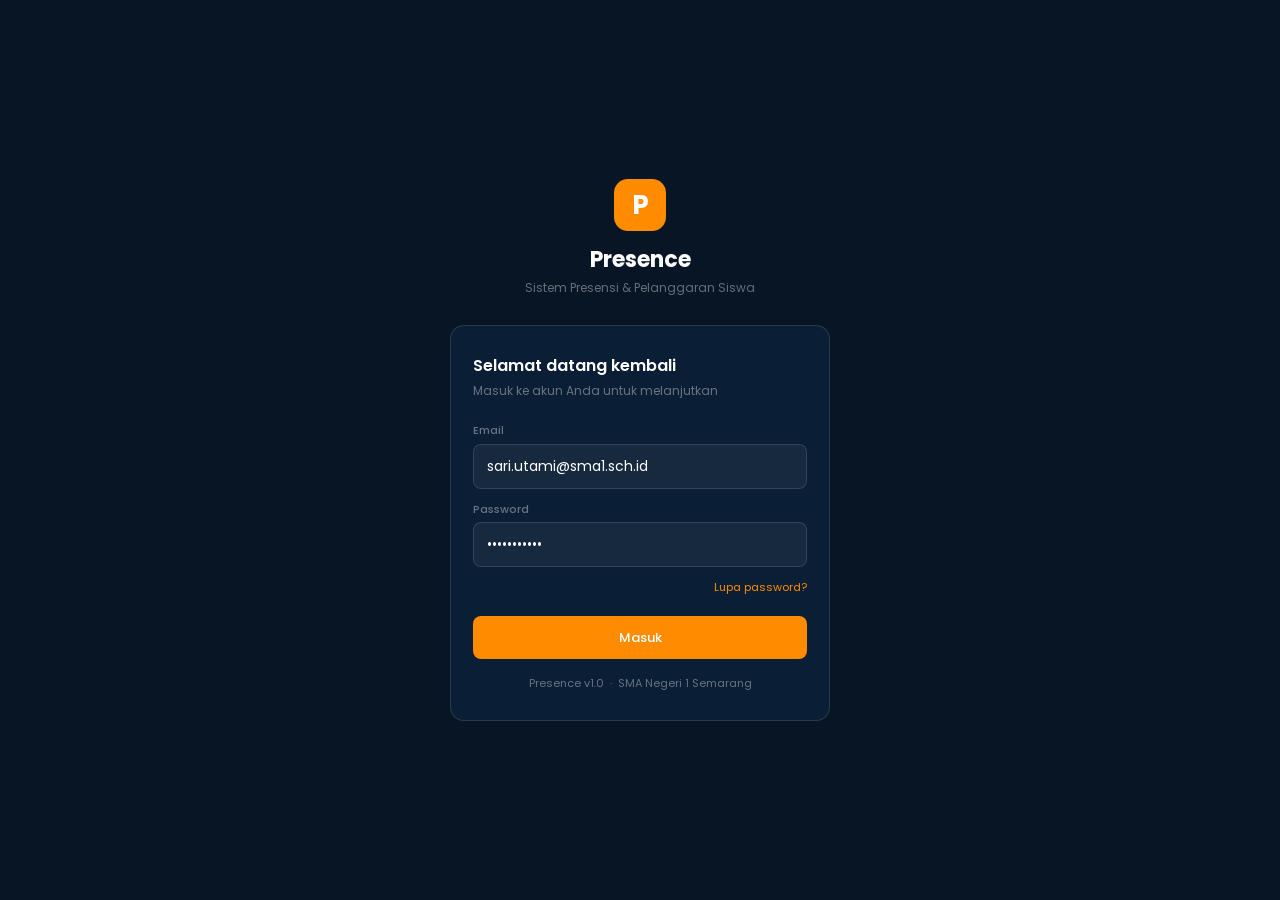
<file: index.html>
<!DOCTYPE html>
<html lang="id">
<head>
<meta charset="UTF-8">
<meta name="viewport" content="width=device-width, initial-scale=1.0">
<meta http-equiv="refresh" content="0; url=login.html">
<title>Presence</title>
<style>
  body {
    margin: 0;
    font-family: 'Poppins', sans-serif;
    background: #071525;
    display: flex;
    align-items: center;
    justify-content: center;
    min-height: 100vh;
    color: #fff;
  }
  .splash {
    text-align: center;
  }
  .mark {
    width: 56px; height: 56px;
    background: #ff8c00; border-radius: 14px;
    display: inline-flex; align-items: center; justify-content: center;
    font-size: 28px; font-weight: 700; color: #fff;
    margin-bottom: 14px;
  }
  .name { font-size: 20px; font-weight: 700; }
  .sub  { font-size: 12px; color: rgba(255,255,255,0.38); margin-top: 4px; }
</style>
</head>
<body>
<div class="splash">
  <div class="mark">P</div>
  <div class="name">Presence</div>
  <div class="sub">Mengalihkan...</div>
</div>
<script>
  window.location.replace('login.html');
</script>
</body>
</html>
</file>
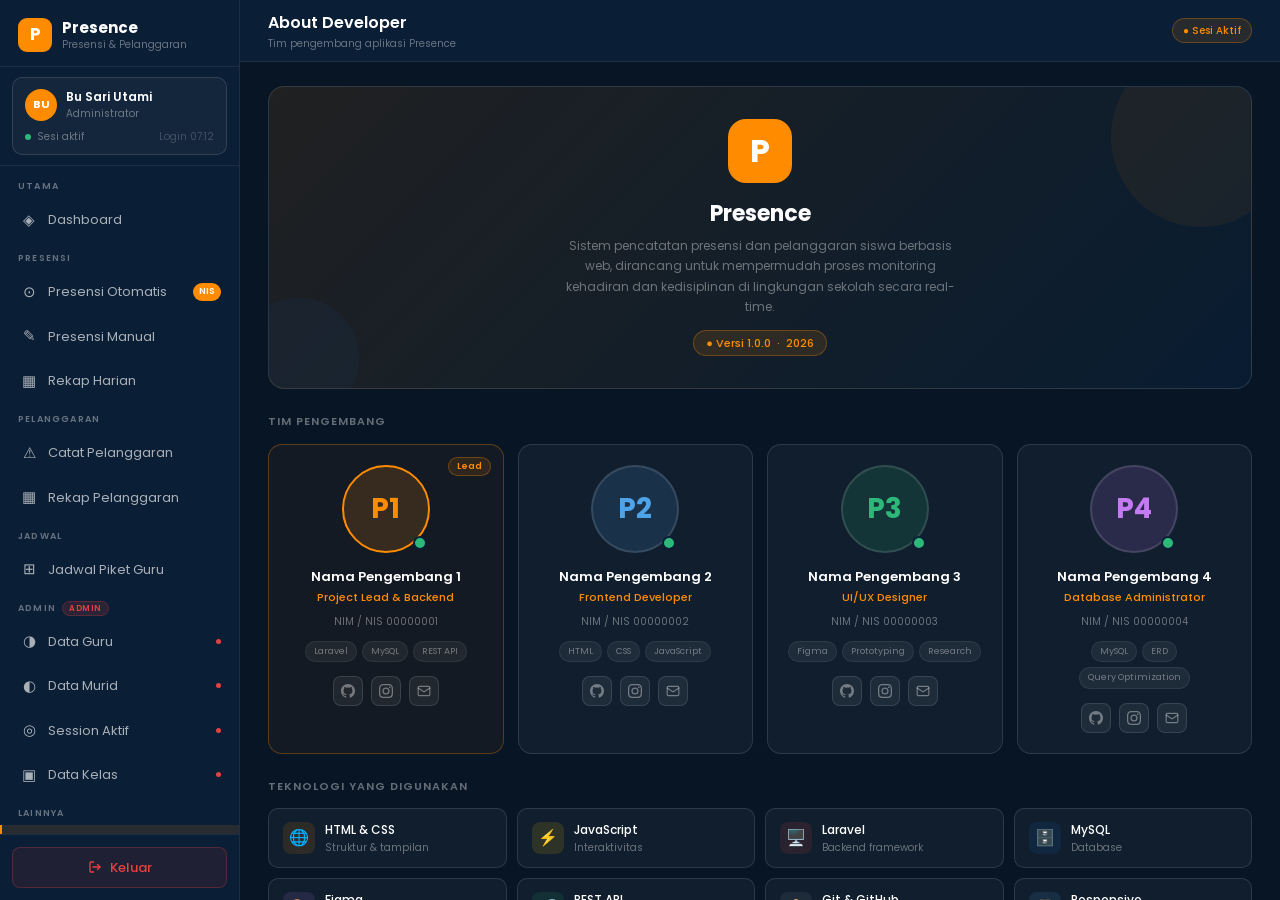
<file: about.html>
<!DOCTYPE html>
<html lang="id">
<head>
<meta charset="UTF-8">
<meta name="viewport" content="width=device-width, initial-scale=1.0">
<title>Presence — About Developer</title>
<link rel="stylesheet" href="style.css">
<style>
  /* ── Hero ── */
  .about-hero {
    background: linear-gradient(135deg, rgba(255,140,0,0.1) 0%, rgba(26,111,196,0.08) 100%);
    border: 0.5px solid var(--border-md);
    border-radius: 16px;
    padding: 32px 24px;
    text-align: center;
    margin-bottom: 24px;
    position: relative;
    overflow: hidden;
  }
  .about-hero::before {
    content: '';
    position: absolute;
    top: -40px; right: -40px;
    width: 180px; height: 180px;
    border-radius: 50%;
    background: rgba(255,140,0,0.06);
  }
  .about-hero::after {
    content: '';
    position: absolute;
    bottom: -30px; left: -30px;
    width: 120px; height: 120px;
    border-radius: 50%;
    background: rgba(26,111,196,0.06);
  }
  .app-logo-big {
    width: 64px; height: 64px;
    background: var(--orange); border-radius: 18px;
    display: inline-flex; align-items: center; justify-content: center;
    font-size: 32px; font-weight: 700; color: #fff;
    margin-bottom: 14px; position: relative; z-index: 1;
  }
  .app-name  { font-size: 22px; font-weight: 700; color: var(--text-1); position: relative; z-index: 1; }
  .app-desc  { font-size: 12px; color: var(--text-3); margin-top: 6px; line-height: 1.7; max-width: 400px; margin-left: auto; margin-right: auto; position: relative; z-index: 1; }
  .app-version {
    display: inline-flex; align-items: center; gap: 6px;
    background: var(--orange-dim); border: 0.5px solid var(--orange-bdr);
    color: var(--orange); font-size: 11px; padding: 4px 12px;
    border-radius: 20px; font-weight: 500; margin-top: 12px;
    position: relative; z-index: 1;
  }

  /* ── Dev Grid ── */
  .dev-grid {
    display: grid;
    grid-template-columns: 1fr 1fr;
    gap: 14px;
    margin-bottom: 24px;
  }

  /* ── Dev Card ── */
  .dev-card {
    background: rgba(255,255,255,0.04);
    border: 0.5px solid var(--border-md);
    border-radius: 14px;
    padding: 20px 16px;
    text-align: center;
    position: relative;
    overflow: hidden;
    transition: border-color 0.2s, background 0.2s;
  }
  .dev-card:hover {
    border-color: rgba(255,140,0,0.35);
    background: rgba(255,140,0,0.04);
  }
  .dev-card.lead {
    border-color: rgba(255,140,0,0.3);
    background: rgba(255,140,0,0.05);
  }
  .dev-card.lead::before {
    content: 'Lead';
    position: absolute; top: 12px; right: 12px;
    background: var(--orange-dim); color: var(--orange);
    font-size: 9px; font-weight: 600; padding: 2px 8px;
    border-radius: 20px; border: 0.5px solid var(--orange-bdr);
  }

  /* ── Photo ── */
  .dev-photo-wrap {
    position: relative;
    width: 84px; height: 84px;
    margin: 0 auto 14px;
  }
  .dev-photo {
    width: 84px; height: 84px;
    border-radius: 50%;
    object-fit: cover;
    border: 2.5px solid var(--border-md);
    display: block;
  }
  .dev-photo-placeholder {
    width: 84px; height: 84px;
    border-radius: 50%;
    border: 2.5px solid var(--border-md);
    display: flex; align-items: center; justify-content: center;
    font-size: 26px; font-weight: 700;
    background: var(--navy-soft);
  }
  .dev-card.lead .dev-photo-placeholder { border-color: var(--orange); }
  .dev-online {
    position: absolute; bottom: 3px; right: 3px;
    width: 14px; height: 14px; border-radius: 50%;
    background: var(--green);
    border: 2px solid var(--navy-mid);
  }

  .dev-name   { font-size: 13px; font-weight: 600; color: var(--text-1); margin-bottom: 3px; }
  .dev-role   { font-size: 11px; color: var(--orange); font-weight: 500; margin-bottom: 8px; }
  .dev-nim    { font-size: 10px; color: var(--text-3); margin-bottom: 12px; }
  .dev-tags   { display: flex; flex-wrap: wrap; gap: 5px; justify-content: center; margin-bottom: 14px; }
  .dev-tag    { font-size: 9px; padding: 3px 8px; border-radius: 20px; background: rgba(255,255,255,0.06); color: var(--text-3); border: 0.5px solid var(--border); }

  .dev-links  { display: flex; justify-content: center; gap: 8px; }
  .dev-link {
    width: 30px; height: 30px; border-radius: 8px;
    background: rgba(255,255,255,0.06); border: 0.5px solid var(--border-md);
    display: flex; align-items: center; justify-content: center;
    text-decoration: none; color: var(--text-3);
    font-size: 13px; transition: background 0.15s, color 0.15s;
  }
  .dev-link:hover { background: var(--orange-dim); color: var(--orange); border-color: var(--orange-bdr); }

  /* ── Tech Stack ── */
  .tech-grid {
    display: grid;
    grid-template-columns: repeat(2, 1fr);
    gap: 10px;
    margin-bottom: 24px;
  }
  .tech-item {
    background: rgba(255,255,255,0.04);
    border: 0.5px solid var(--border-md);
    border-radius: 10px;
    padding: 12px 14px;
    display: flex; align-items: center; gap: 10px;
  }
  .tech-icon {
    width: 32px; height: 32px; border-radius: 8px;
    display: flex; align-items: center; justify-content: center;
    font-size: 16px; flex-shrink: 0;
  }
  .tech-name { font-size: 12px; font-weight: 500; color: var(--text-1); }
  .tech-desc { font-size: 10px; color: var(--text-3); margin-top: 1px; }

  /* ── Responsive ── */
  @media (min-width: 640px) {
    .dev-grid    { grid-template-columns: repeat(2, 1fr); }
    .tech-grid   { grid-template-columns: repeat(3, 1fr); }
  }
  @media (min-width: 900px) {
    .dev-grid    { grid-template-columns: repeat(4, 1fr); }
    .tech-grid   { grid-template-columns: repeat(4, 1fr); }
    .dev-photo-wrap { width: 88px; height: 88px; }
    .dev-photo, .dev-photo-placeholder { width: 88px; height: 88px; }
    .dev-photo-placeholder { font-size: 28px; }
  }
</style>
</head>
<body>
<div class="layout" id="app"></div>
<script src="sidebar.js"></script>
<script>
const developers = [
  {
    name: 'Nama Pengembang 1',
    role: 'Project Lead & Backend',
    nim: 'NIM / NIS 00000001',
    initials: 'P1',
    color: '#ff8c00',
    bg: 'rgba(255,140,0,0.15)',
    lead: true,
    tags: ['Laravel', 'MySQL', 'REST API'],
    github: '#',
    instagram: '#',
    email: '#',
    photo: null,
  },
  {
    name: 'Nama Pengembang 2',
    role: 'Frontend Developer',
    nim: 'NIM / NIS 00000002',
    initials: 'P2',
    color: '#4fa3e8',
    bg: 'rgba(79,163,232,0.15)',
    lead: false,
    tags: ['HTML', 'CSS', 'JavaScript'],
    github: '#',
    instagram: '#',
    email: '#',
    photo: null,
  },
  {
    name: 'Nama Pengembang 3',
    role: 'UI/UX Designer',
    nim: 'NIM / NIS 00000003',
    initials: 'P3',
    color: '#2db87a',
    bg: 'rgba(45,184,122,0.15)',
    lead: false,
    tags: ['Figma', 'Prototyping', 'Research'],
    github: '#',
    instagram: '#',
    email: '#',
    photo: null,
  },
  {
    name: 'Nama Pengembang 4',
    role: 'Database Administrator',
    nim: 'NIM / NIS 00000004',
    initials: 'P4',
    color: '#c47af0',
    bg: 'rgba(196,122,240,0.15)',
    lead: false,
    tags: ['MySQL', 'ERD', 'Query Optimization'],
    github: '#',
    instagram: '#',
    email: '#',
    photo: null,
  },
];

const techStack = [
  { icon: '🌐', name: 'HTML & CSS',    desc: 'Struktur & tampilan',  bg: 'rgba(255,140,0,0.12)' },
  { icon: '⚡', name: 'JavaScript',    desc: 'Interaktivitas',       bg: 'rgba(255,210,0,0.12)' },
  { icon: '🖥️', name: 'Laravel',       desc: 'Backend framework',    bg: 'rgba(232,64,64,0.12)' },
  { icon: '🗄️', name: 'MySQL',         desc: 'Database',             bg: 'rgba(26,111,196,0.12)' },
  { icon: '🎨', name: 'Figma',         desc: 'UI/UX Design',         bg: 'rgba(196,122,240,0.12)' },
  { icon: '🔗', name: 'REST API',      desc: 'Komunikasi data',      bg: 'rgba(45,184,122,0.12)' },
  { icon: '📦', name: 'Git & GitHub',  desc: 'Version control',      bg: 'rgba(255,255,255,0.06)' },
  { icon: '📱', name: 'Responsive',    desc: 'Mobile-first design',  bg: 'rgba(79,163,232,0.12)' },
];

function devCard(dev) {
  const photoEl = dev.photo
    ? `<img class="dev-photo" src="${dev.photo}" alt="${dev.name}">`
    : `<div class="dev-photo-placeholder" style="color:${dev.color};background:${dev.bg}">${dev.initials}</div>`;

  const tags = dev.tags.map(t => `<span class="dev-tag">${t}</span>`).join('');

  return `
  <div class="dev-card${dev.lead?' lead':''}">
    <div class="dev-photo-wrap">
      ${photoEl}
      <div class="dev-online"></div>
    </div>
    <div class="dev-name">${dev.name}</div>
    <div class="dev-role">${dev.role}</div>
    <div class="dev-nim">${dev.nim}</div>
    <div class="dev-tags">${tags}</div>
    <div class="dev-links">
      <a class="dev-link" href="${dev.github}" title="GitHub">
        <svg width="14" height="14" viewBox="0 0 24 24" fill="currentColor"><path d="M12 0C5.37 0 0 5.37 0 12c0 5.3 3.44 9.8 8.2 11.38.6.1.82-.26.82-.57v-2c-3.34.72-4.04-1.6-4.04-1.6-.54-1.38-1.33-1.74-1.33-1.74-1.09-.74.08-.73.08-.73 1.2.08 1.84 1.24 1.84 1.24 1.07 1.83 2.8 1.3 3.48 1 .1-.78.42-1.3.76-1.6-2.67-.3-5.47-1.33-5.47-5.93 0-1.31.47-2.38 1.24-3.22-.14-.3-.54-1.52.1-3.18 0 0 1-.32 3.3 1.23a11.5 11.5 0 0 1 3-.4c1.02 0 2.04.13 3 .4 2.28-1.55 3.28-1.23 3.28-1.23.65 1.66.24 2.88.12 3.18.77.84 1.23 1.9 1.23 3.22 0 4.61-2.8 5.63-5.48 5.92.43.37.81 1.1.81 2.22v3.29c0 .31.2.68.82.56C20.56 21.8 24 17.3 24 12c0-6.63-5.37-12-12-12z"/></svg>
      </a>
      <a class="dev-link" href="${dev.instagram}" title="Instagram">
        <svg width="14" height="14" viewBox="0 0 24 24" fill="currentColor"><path d="M12 2.163c3.204 0 3.584.012 4.85.07 3.252.148 4.771 1.691 4.919 4.919.058 1.265.069 1.645.069 4.849 0 3.205-.012 3.584-.069 4.849-.149 3.225-1.664 4.771-4.919 4.919-1.266.058-1.644.07-4.85.07-3.204 0-3.584-.012-4.849-.07-3.26-.149-4.771-1.699-4.919-4.92-.058-1.265-.07-1.644-.07-4.849 0-3.204.013-3.583.07-4.849.149-3.227 1.664-4.771 4.919-4.919 1.266-.057 1.645-.069 4.849-.069zM12 0C8.741 0 8.333.014 7.053.072 2.695.272.273 2.69.073 7.052.014 8.333 0 8.741 0 12c0 3.259.014 3.668.072 4.948.2 4.358 2.618 6.78 6.98 6.98C8.333 23.986 8.741 24 12 24c3.259 0 3.668-.014 4.948-.072 4.354-.2 6.782-2.618 6.979-6.98.059-1.28.073-1.689.073-4.948 0-3.259-.014-3.667-.072-4.947-.196-4.354-2.617-6.78-6.979-6.98C15.668.014 15.259 0 12 0zm0 5.838a6.162 6.162 0 1 0 0 12.324 6.162 6.162 0 0 0 0-12.324zM12 16a4 4 0 1 1 0-8 4 4 0 0 1 0 8zm6.406-11.845a1.44 1.44 0 1 0 0 2.881 1.44 1.44 0 0 0 0-2.881z"/></svg>
      </a>
      <a class="dev-link" href="${dev.email}" title="Email">
        <svg width="14" height="14" viewBox="0 0 24 24" fill="none" stroke="currentColor" stroke-width="2" stroke-linecap="round" stroke-linejoin="round"><rect x="2" y="4" width="20" height="16" rx="2"/><path d="m22 7-8.97 5.7a1.94 1.94 0 0 1-2.06 0L2 7"/></svg>
      </a>
    </div>
  </div>`;
}

function techCard(t) {
  return `
  <div class="tech-item">
    <div class="tech-icon" style="background:${t.bg}">${t.icon}</div>
    <div>
      <div class="tech-name">${t.name}</div>
      <div class="tech-desc">${t.desc}</div>
    </div>
  </div>`;
}

document.getElementById('app').innerHTML = `
${renderSidebar('about')}
<div class="main">
  ${renderTopbar('About Developer', 'Tim pengembang aplikasi Presence')}
  <div class="page-content">

    <!-- Hero -->
    <div class="about-hero">
      <div class="app-logo-big">P</div>
      <div class="app-name">Presence</div>
      <div class="app-desc">
        Sistem pencatatan presensi dan pelanggaran siswa berbasis web,
        dirancang untuk mempermudah proses monitoring kehadiran dan kedisiplinan
        di lingkungan sekolah secara real-time.
      </div>
      <div class="app-version">&#9679; Versi 1.0.0 &nbsp;·&nbsp; 2026</div>
    </div>

    <!-- Dev cards -->
    <div style="font-size:11px;color:var(--text-3);text-transform:uppercase;letter-spacing:1px;font-weight:600;margin-bottom:14px">
      Tim Pengembang
    </div>
    <div class="dev-grid">
      ${developers.map(devCard).join('')}
    </div>

    <!-- Tech stack -->
    <div style="font-size:11px;color:var(--text-3);text-transform:uppercase;letter-spacing:1px;font-weight:600;margin-bottom:14px">
      Teknologi yang Digunakan
    </div>
    <div class="tech-grid" style="margin-bottom:24px">
      ${techStack.map(techCard).join('')}
    </div>

    <!-- Footer -->
    <div class="card" style="text-align:center;padding:24px">
      <div style="font-size:22px;margin-bottom:10px">🎓</div>
      <div style="font-size:13px;font-weight:600;color:var(--text-1);margin-bottom:4px">SMA Negeri 1 Semarang</div>
      <div style="font-size:11px;color:var(--text-3);line-height:1.8">
        Jl. Taman Menteri Supeno No.1, Mugassari<br>
        Kec. Semarang Selatan, Kota Semarang, Jawa Tengah<br>
        Tahun Ajaran 2025 / 2026
      </div>
      <div style="margin-top:16px;padding-top:16px;border-top:0.5px solid var(--border);font-size:10px;color:var(--text-3)">
        Dibuat dengan ❤️ oleh Tim Pengembang Presence &nbsp;·&nbsp; 2026
      </div>
    </div>

  </div>
</div>`;
initSidebar();
</script>
</body>
</html>
</file>
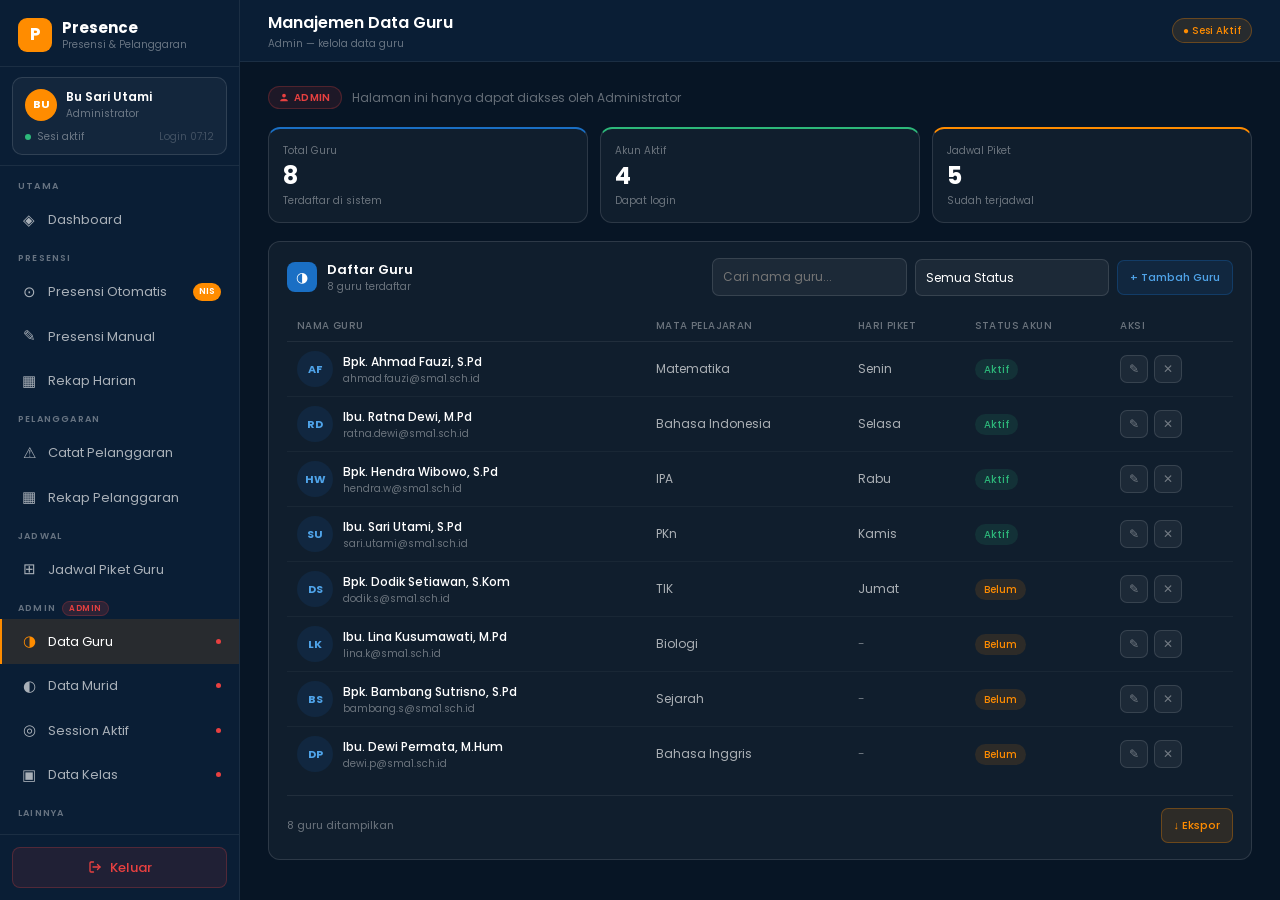
<file: admin-guru.html>
<!DOCTYPE html>
<html lang="id">
<head>
<meta charset="UTF-8">
<meta name="viewport" content="width=device-width, initial-scale=1.0">
<title>Presence — Data Guru</title>
<link rel="stylesheet" href="style.css">
<style>
  .admin-badge { display:inline-flex;align-items:center;gap:5px;background:rgba(232,64,64,0.1);border:0.5px solid rgba(232,64,64,0.25);color:#e84040;font-size:10px;padding:3px 10px;border-radius:20px;font-weight:600;letter-spacing:0.3px; }
  .action-btn { width:28px;height:28px;border-radius:7px;display:inline-flex;align-items:center;justify-content:center;border:0.5px solid var(--border-md);cursor:pointer;background:rgba(255,255,255,0.05);color:var(--text-3);font-size:12px;text-decoration:none;transition:background 0.15s,color 0.15s; }
  .action-btn.edit:hover { background:var(--blue-dim);color:#4fa3e8;border-color:rgba(26,111,196,0.3); }
  .action-btn.del:hover  { background:var(--red-dim);color:var(--red);border-color:rgba(232,64,64,0.3); }
  .modal-wrap { display:none;position:fixed;inset:0;background:rgba(0,0,0,0.6);z-index:300;align-items:center;justify-content:center;padding:20px; }
  .modal-wrap.show { display:flex; }
  .modal-inner { background:var(--navy-soft);border:0.5px solid var(--border-md);border-radius:14px;padding:24px 22px;width:100%;max-width:420px; }
  .modal-hd { font-size:15px;font-weight:600;color:var(--text-1);margin-bottom:4px; }
  .modal-sub { font-size:12px;color:var(--text-3);margin-bottom:20px; }
  .form-row { display:flex;gap:10px; }
  .form-row .form-group { flex:1; }
  .guru-avatar { width:36px;height:36px;border-radius:50%;background:var(--blue-dim);display:flex;align-items:center;justify-content:center;font-size:11px;font-weight:700;color:#4fa3e8;flex-shrink:0; }
</style>
</head>
<body>
<div class="layout" id="app"></div>
<script src="sidebar.js"></script>
<script>
const gurus = [
  { id:1, name:'Ahmad Fauzi',      prefix:'Bpk.', suffix:'S.Pd',  picket:'Senin',  email:'ahmad.fauzi@sma1.sch.id',   mapel:'Matematika',      auth:true  },
  { id:2, name:'Ratna Dewi',       prefix:'Ibu.', suffix:'M.Pd',  picket:'Selasa', email:'ratna.dewi@sma1.sch.id',    mapel:'Bahasa Indonesia', auth:true  },
  { id:3, name:'Hendra Wibowo',    prefix:'Bpk.', suffix:'S.Pd',  picket:'Rabu',   email:'hendra.w@sma1.sch.id',      mapel:'IPA',             auth:true  },
  { id:4, name:'Sari Utami',       prefix:'Ibu.', suffix:'S.Pd',  picket:'Kamis',  email:'sari.utami@sma1.sch.id',    mapel:'PKn',             auth:true  },
  { id:5, name:'Dodik Setiawan',   prefix:'Bpk.', suffix:'S.Kom', picket:'Jumat',  email:'dodik.s@sma1.sch.id',       mapel:'TIK',             auth:false },
  { id:6, name:'Lina Kusumawati',  prefix:'Ibu.', suffix:'M.Pd',  picket:'-',      email:'lina.k@sma1.sch.id',        mapel:'Biologi',         auth:false },
  { id:7, name:'Bambang Sutrisno', prefix:'Bpk.', suffix:'S.Pd',  picket:'-',      email:'bambang.s@sma1.sch.id',     mapel:'Sejarah',         auth:false },
  { id:8, name:'Dewi Permata',     prefix:'Ibu.', suffix:'M.Hum', picket:'-',      email:'dewi.p@sma1.sch.id',        mapel:'Bahasa Inggris',  auth:false },
];

function initials(name) {
  return name.split(' ').slice(0,2).map(w=>w[0]).join('').toUpperCase();
}

function buildRows(data) {
  return data.map(g => `
  <tr>
    <td>
      <div style="display:flex;align-items:center;gap:10px">
        <div class="guru-avatar">${initials(g.name)}</div>
        <div>
          <div style="font-size:12px;font-weight:500">${g.prefix} ${g.name}, ${g.suffix}</div>
          <div style="font-size:10px;color:var(--text-3)">${g.email}</div>
        </div>
      </div>
    </td>
    <td style="font-size:12px;color:var(--text-2)">${g.mapel}</td>
    <td style="font-size:12px;color:${g.picket==='-'?'var(--text-3)':'var(--text-2)'}">${g.picket}</td>
    <td>${g.auth ? '<span class="badge badge-green">Aktif</span>' : '<span class="badge badge-orange">Belum</span>'}</td>
    <td>
      <div style="display:flex;gap:6px">
        <span class="action-btn edit" onclick="openEdit(${g.id})" title="Edit">✎</span>
        <span class="action-btn del" onclick="openDel('${g.prefix} ${g.name}')" title="Hapus">✕</span>
      </div>
    </td>
  </tr>`).join('');
}

document.getElementById('app').innerHTML = `
${renderSidebar('admin-guru')}
<div class="main">
  ${renderTopbar('Manajemen Data Guru', 'Admin — kelola data guru')}
  <div class="page-content">

    <div style="display:flex;align-items:center;gap:10px;margin-bottom:18px;flex-wrap:wrap">
      <div class="admin-badge">
        <svg width="10" height="10" viewBox="0 0 16 16" fill="currentColor"><path d="M8 1a3 3 0 1 1 0 6A3 3 0 0 1 8 1zm0 8c-3.3 0-6 1.3-6 3v1h12v-1c0-1.7-2.7-3-6-3z"/></svg>
        ADMIN
      </div>
      <span style="font-size:12px;color:var(--text-3)">Halaman ini hanya dapat diakses oleh Administrator</span>
    </div>

    <div class="stat-grid" style="grid-template-columns:repeat(3,1fr);margin-bottom:18px">
      <div class="stat-card t-blue">
        <div class="stat-label">Total Guru</div>
        <div class="stat-value">${gurus.length}</div>
        <div class="stat-sub">Terdaftar di sistem</div>
      </div>
      <div class="stat-card t-green">
        <div class="stat-label">Akun Aktif</div>
        <div class="stat-value">${gurus.filter(g=>g.auth).length}</div>
        <div class="stat-sub">Dapat login</div>
      </div>
      <div class="stat-card t-orange">
        <div class="stat-label">Jadwal Piket</div>
        <div class="stat-value">${gurus.filter(g=>g.picket!=='-').length}</div>
        <div class="stat-sub">Sudah terjadwal</div>
      </div>
    </div>

    <div class="card">
      <div class="card-head" style="flex-wrap:wrap;gap:10px">
        <div style="display:flex;align-items:center;gap:10px">
          <div class="panel-icon" style="background:var(--blue)">◑</div>
          <div>
            <div style="font-size:13px;font-weight:600;color:var(--text-1)">Daftar Guru</div>
            <div style="font-size:10px;color:var(--text-3)">${gurus.length} guru terdaftar</div>
          </div>
        </div>
        <div style="display:flex;gap:8px;align-items:center;flex-wrap:wrap">
          <input class="filter-select" type="text" placeholder="Cari nama guru..." style="min-width:180px" oninput="filterGuru(this.value)">
          <select class="filter-select" onchange="filterStatus(this.value)">
            <option value="">Semua Status</option>
            <option value="aktif">Akun Aktif</option>
            <option value="belum">Belum Punya Akun</option>
          </select>
          <button class="btn-add" onclick="document.getElementById('addModal').classList.add('show')">+ Tambah Guru</button>
        </div>
      </div>

      <div class="table-wrap">
        <table class="data-table" id="guruTable">
          <thead>
            <tr>
              <th>Nama Guru</th>
              <th>Mata Pelajaran</th>
              <th>Hari Piket</th>
              <th>Status Akun</th>
              <th>Aksi</th>
            </tr>
          </thead>
          <tbody id="guruBody">${buildRows(gurus)}</tbody>
        </table>
      </div>

      <div style="margin-top:14px;padding-top:12px;border-top:0.5px solid var(--border);display:flex;justify-content:space-between;align-items:center;flex-wrap:wrap;gap:8px">
        <span style="font-size:11px;color:var(--text-3)">${gurus.length} guru ditampilkan</span>
        <a href="#" class="btn-export" onclick="alert('Mengekspor data guru...')">↓ Ekspor</a>
      </div>
    </div>

  </div>
</div>

<!-- Modal Tambah/Edit Guru -->
<div class="modal-wrap" id="addModal">
  <div class="modal-inner">
    <div class="modal-hd" id="modalTitle">Tambah Data Guru</div>
    <div class="modal-sub">Isi informasi lengkap guru</div>
    <div class="form-row">
      <div class="form-group">
        <label class="form-label">Gelar Depan</label>
        <select class="form-control" id="fPrefix"><option>Bpk.</option><option>Ibu.</option><option>Dr.</option><option>Prof.</option></select>
      </div>
      <div class="form-group" style="flex:3">
        <label class="form-label">Nama Lengkap</label>
        <input class="form-control" id="fName" placeholder="Nama tanpa gelar" type="text">
      </div>
    </div>
    <div class="form-row">
      <div class="form-group">
        <label class="form-label">Gelar Belakang</label>
        <input class="form-control" id="fSuffix" placeholder="S.Pd" type="text">
      </div>
      <div class="form-group">
        <label class="form-label">Hari Piket</label>
        <select class="form-control" id="fPicket">
          <option value="-">Tidak Ada</option>
          <option>Senin</option><option>Selasa</option><option>Rabu</option><option>Kamis</option><option>Jumat</option>
        </select>
      </div>
    </div>
    <div class="form-group">
      <label class="form-label">Mata Pelajaran</label>
      <input class="form-control" id="fMapel" placeholder="contoh: Matematika" type="text">
    </div>
    <div class="form-group">
      <label class="form-label">Email (untuk login)</label>
      <input class="form-control" id="fEmail" placeholder="nama@sma1.sch.id" type="email">
    </div>
    <div class="form-group">
      <label class="form-label">Password Awal <span style="color:var(--text-3)">(opsional — biarkan kosong untuk belum punya akun)</span></label>
      <input class="form-control" id="fPass" placeholder="Min. 8 karakter" type="password">
    </div>
    <div style="display:flex;gap:8px;margin-top:4px">
      <button class="btn btn-ghost" style="flex:1" onclick="document.getElementById('addModal').classList.remove('show')">Batal</button>
      <button class="btn btn-primary" style="flex:1" onclick="submitGuru()">Simpan</button>
    </div>
  </div>
</div>

<!-- Modal konfirmasi hapus -->
<div class="modal-wrap" id="delModal">
  <div class="modal-inner" style="max-width:320px;text-align:center">
    <div style="width:44px;height:44px;background:var(--red-dim);border-radius:50%;display:flex;align-items:center;justify-content:center;margin:0 auto 14px">
      <svg width="20" height="20" viewBox="0 0 24 24" fill="none" stroke="#e84040" stroke-width="2" stroke-linecap="round" stroke-linejoin="round"><polyline points="3 6 5 6 21 6"/><path d="M19 6l-1 14H6L5 6"/><path d="M10 11v6M14 11v6"/><path d="M9 6V4h6v2"/></svg>
    </div>
    <div class="modal-hd">Hapus Data Guru?</div>
    <div class="modal-sub" id="delMsg">Data guru akan dihapus permanen dari sistem.</div>
    <div style="display:flex;gap:8px">
      <button class="btn btn-ghost" style="flex:1" onclick="document.getElementById('delModal').classList.remove('show')">Batal</button>
      <button class="btn" style="flex:1;background:var(--red);color:#fff" onclick="alert('Data berhasil dihapus!');document.getElementById('delModal').classList.remove('show')">Hapus</button>
    </div>
  </div>
</div>`;

initSidebar();

function openEdit(id) {
  document.getElementById('modalTitle').textContent = 'Edit Data Guru';
  document.getElementById('addModal').classList.add('show');
}
function openDel(name) {
  document.getElementById('delMsg').textContent = `Data "${name}" akan dihapus permanen dari sistem.`;
  document.getElementById('delModal').classList.add('show');
}
function submitGuru() {
  alert('Data guru berhasil disimpan!');
  document.getElementById('addModal').classList.remove('show');
}
function filterGuru(q) {
  const rows = document.querySelectorAll('#guruBody tr');
  rows.forEach(r => {
    r.style.display = r.textContent.toLowerCase().includes(q.toLowerCase()) ? '' : 'none';
  });
}
function filterStatus(v) {
  const rows = document.querySelectorAll('#guruBody tr');
  rows.forEach(r => {
    if (!v) { r.style.display = ''; return; }
    const hasGreen = r.querySelector('.badge-green');
    if (v === 'aktif') r.style.display = hasGreen ? '' : 'none';
    else r.style.display = hasGreen ? 'none' : '';
  });
}
</script>
</body>
</html>
</file>
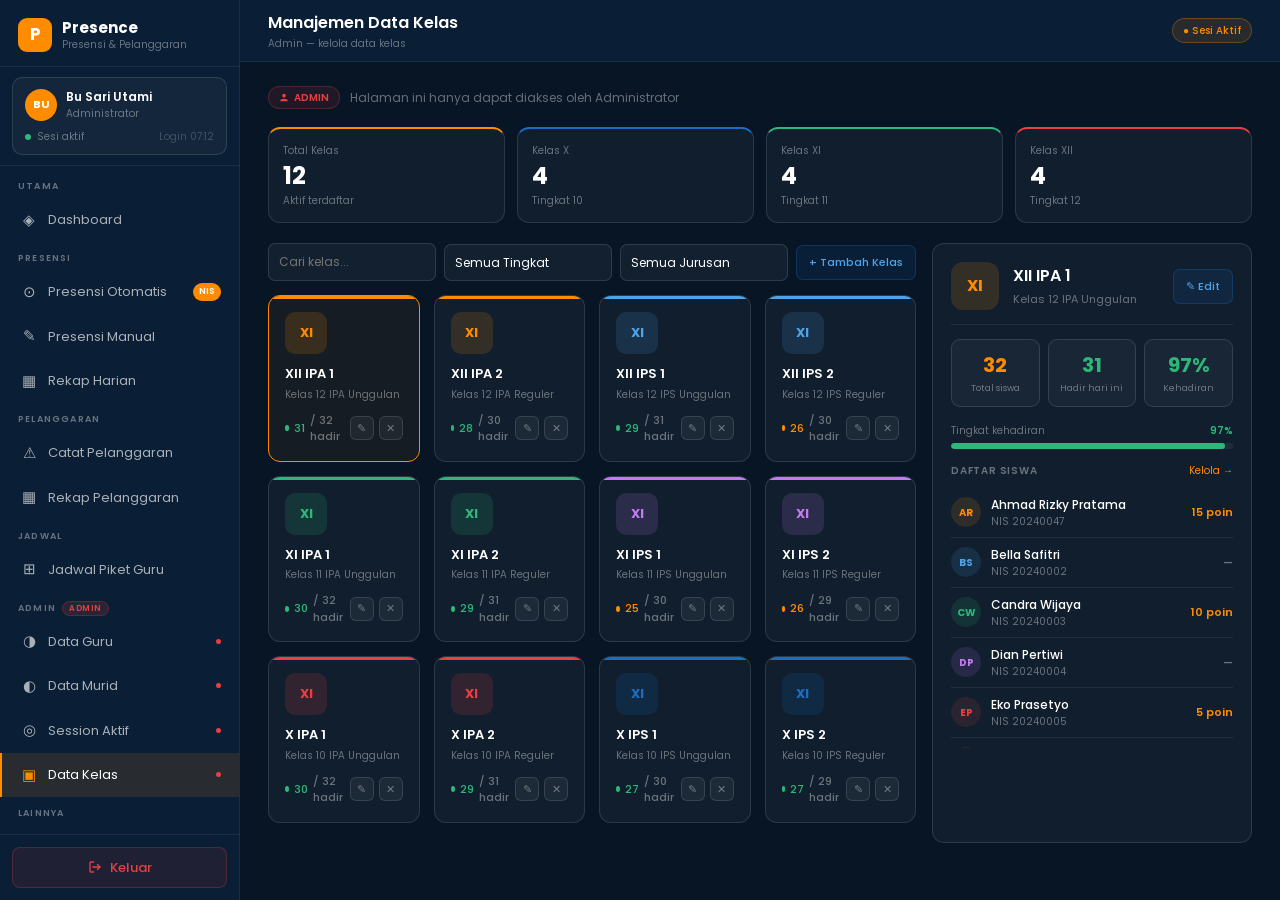
<file: admin-kelas.html>
<!DOCTYPE html>
<html lang="id">
<head>
<meta charset="UTF-8">
<meta name="viewport" content="width=device-width, initial-scale=1.0">
<title>Presence — Data Kelas</title>
<link rel="stylesheet" href="style.css">
<style>
  .admin-badge { display:inline-flex;align-items:center;gap:5px;background:rgba(232,64,64,0.1);border:0.5px solid rgba(232,64,64,0.25);color:#e84040;font-size:10px;padding:3px 10px;border-radius:20px;font-weight:600; }
  .modal-wrap { display:none;position:fixed;inset:0;background:rgba(0,0,0,0.6);z-index:300;align-items:center;justify-content:center;padding:20px; }
  .modal-wrap.show { display:flex; }
  .modal-inner { background:var(--navy-soft);border:0.5px solid var(--border-md);border-radius:14px;padding:24px 22px;width:100%;max-width:460px; }
  .modal-hd  { font-size:15px;font-weight:600;color:var(--text-1);margin-bottom:4px; }
  .modal-sub { font-size:12px;color:var(--text-3);margin-bottom:20px; }

  /* Kelas card grid */
  .kelas-grid { display:grid; grid-template-columns:repeat(2,1fr); gap:14px; margin-bottom:20px; }
  @media(min-width:640px)  { .kelas-grid { grid-template-columns:repeat(3,1fr); } }
  @media(min-width:900px)  { .kelas-grid { grid-template-columns:repeat(4,1fr); } }

  .kelas-card {
    background:rgba(255,255,255,0.04);
    border:0.5px solid var(--border-md);
    border-radius:12px; padding:16px;
    cursor:pointer; transition:border-color 0.15s, background 0.15s;
    position:relative; overflow:hidden;
  }
  .kelas-card:hover { border-color:rgba(255,140,0,0.35); background:rgba(255,140,0,0.04); }
  .kelas-card.selected { border-color:var(--orange); background:rgba(255,140,0,0.06); }

  .kelas-card::before {
    content:'';position:absolute;top:0;left:0;right:0;height:3px;
    background:var(--kelas-color,var(--orange));
    border-radius:12px 12px 0 0;
  }

  .kelas-initial {
    width:42px;height:42px;border-radius:10px;
    display:flex;align-items:center;justify-content:center;
    font-size:13px;font-weight:700;margin-bottom:10px;
    flex-shrink:0;
  }
  .kelas-name { font-size:13px;font-weight:600;color:var(--text-1);margin-bottom:3px; }
  .kelas-desc { font-size:10px;color:var(--text-3);margin-bottom:10px;line-height:1.5;
    overflow:hidden;white-space:nowrap;text-overflow:ellipsis; }

  .kelas-meta { display:flex;align-items:center;justify-content:space-between; }
  .kelas-count {
    display:flex;align-items:center;gap:5px;
    font-size:11px;color:var(--text-2);font-weight:500;
  }
  .kelas-count-dot { width:6px;height:6px;border-radius:50%;background:var(--green); }

  .kelas-actions { display:flex;gap:5px; }
  .kelas-btn {
    width:24px;height:24px;border-radius:6px;
    display:flex;align-items:center;justify-content:center;
    border:0.5px solid var(--border-md);
    background:rgba(255,255,255,0.05);
    color:var(--text-3);font-size:11px;cursor:pointer;
    transition:background 0.15s,color 0.15s;
  }
  .kelas-btn.edit:hover { background:var(--blue-dim);color:#4fa3e8;border-color:rgba(26,111,196,0.3); }
  .kelas-btn.del:hover  { background:var(--red-dim);color:var(--red);border-color:rgba(232,64,64,0.3); }

  /* Detail panel */
  .detail-panel {
    background:rgba(255,255,255,0.04);
    border:0.5px solid var(--border-md);
    border-radius:12px; padding:18px;
  }
  .detail-header {
    display:flex;align-items:center;gap:14px;
    padding-bottom:14px;margin-bottom:14px;
    border-bottom:0.5px solid var(--border);
  }
  .detail-initial {
    width:48px;height:48px;border-radius:12px;
    display:flex;align-items:center;justify-content:center;
    font-size:16px;font-weight:700;flex-shrink:0;
  }
  .detail-name { font-size:16px;font-weight:600;color:var(--text-1); }
  .detail-desc { font-size:11px;color:var(--text-3);margin-top:3px; }

  .murid-list-item {
    display:flex;align-items:center;gap:10px;
    padding:8px 0;border-bottom:0.5px solid var(--border);
  }
  .murid-list-item:last-child { border-bottom:none; }
  .murid-avatar {
    width:30px;height:30px;border-radius:50%;
    display:flex;align-items:center;justify-content:center;
    font-size:10px;font-weight:700;flex-shrink:0;
  }
  .murid-name { font-size:12px;font-weight:500;color:var(--text-1); }
  .murid-nis  { font-size:10px;color:var(--text-3); }
  .murid-poin { margin-left:auto;font-size:11px;font-weight:600; }
</style>
</head>
<body>
<div class="layout" id="app"></div>
<script src="sidebar.js"></script>
<script>
const kelasList = [
  { id:1, name:'XII IPA 1', desc:'Kelas 12 IPA Unggulan', jurusan:'IPA', tingkat:12, color:'#ff8c00', bg:'rgba(255,140,0,0.15)', total:32, hadir:31 },
  { id:2, name:'XII IPA 2', desc:'Kelas 12 IPA Reguler',  jurusan:'IPA', tingkat:12, color:'#ff8c00', bg:'rgba(255,140,0,0.15)', total:30, hadir:28 },
  { id:3, name:'XII IPS 1', desc:'Kelas 12 IPS Unggulan', jurusan:'IPS', tingkat:12, color:'#4fa3e8', bg:'rgba(79,163,232,0.15)', total:31, hadir:29 },
  { id:4, name:'XII IPS 2', desc:'Kelas 12 IPS Reguler',  jurusan:'IPS', tingkat:12, color:'#4fa3e8', bg:'rgba(79,163,232,0.15)', total:30, hadir:26 },
  { id:5, name:'XI IPA 1',  desc:'Kelas 11 IPA Unggulan', jurusan:'IPA', tingkat:11, color:'#2db87a', bg:'rgba(45,184,122,0.15)', total:32, hadir:30 },
  { id:6, name:'XI IPA 2',  desc:'Kelas 11 IPA Reguler',  jurusan:'IPA', tingkat:11, color:'#2db87a', bg:'rgba(45,184,122,0.15)', total:31, hadir:29 },
  { id:7, name:'XI IPS 1',  desc:'Kelas 11 IPS Unggulan', jurusan:'IPS', tingkat:11, color:'#c47af0', bg:'rgba(196,122,240,0.15)', total:30, hadir:25 },
  { id:8, name:'XI IPS 2',  desc:'Kelas 11 IPS Reguler',  jurusan:'IPS', tingkat:11, color:'#c47af0', bg:'rgba(196,122,240,0.15)', total:29, hadir:26 },
  { id:9, name:'X IPA 1',   desc:'Kelas 10 IPA Unggulan', jurusan:'IPA', tingkat:10, color:'#e84040', bg:'rgba(232,64,64,0.15)',   total:32, hadir:30 },
  { id:10,name:'X IPA 2',   desc:'Kelas 10 IPA Reguler',  jurusan:'IPA', tingkat:10, color:'#e84040', bg:'rgba(232,64,64,0.15)',   total:31, hadir:29 },
  { id:11,name:'X IPS 1',   desc:'Kelas 10 IPS Unggulan', jurusan:'IPS', tingkat:10, color:'#1a6fc4', bg:'rgba(26,111,196,0.15)',  total:30, hadir:27 },
  { id:12,name:'X IPS 2',   desc:'Kelas 10 IPS Reguler',  jurusan:'IPS', tingkat:10, color:'#1a6fc4', bg:'rgba(26,111,196,0.15)',  total:29, hadir:27 },
];

// Murid sample untuk detail panel
const sampleMurid = [
  { name:'Ahmad Rizky Pratama', nis:'20240047', poin:15,  color:'#ff8c00' },
  { name:'Bella Safitri',       nis:'20240002', poin:0,   color:'#4fa3e8' },
  { name:'Candra Wijaya',       nis:'20240003', poin:10,  color:'#2db87a' },
  { name:'Dian Pertiwi',        nis:'20240004', poin:0,   color:'#c47af0' },
  { name:'Eko Prasetyo',        nis:'20240005', poin:5,   color:'#e84040' },
  { name:'Fitri Handayani',     nis:'20240006', poin:0,   color:'#ff8c00' },
  { name:'Galih Santoso',       nis:'20240007', poin:20,  color:'#4fa3e8' },
  { name:'Hana Dewi',           nis:'20240008', poin:0,   color:'#2db87a' },
];

let selectedKelas = kelasList[0];
let filtered = [...kelasList];

function initials(name) {
  return name.replace(/\s+/g,' ').trim().split(' ').slice(0,2).map(w=>w[0]).join('').toUpperCase();
}

function pctColor(hadir, total) {
  const p = hadir/total;
  if (p >= 0.9) return 'var(--green)';
  if (p >= 0.75) return 'var(--orange)';
  return 'var(--red)';
}

function renderCards(list) {
  return list.map(k => `
    <div class="kelas-card${selectedKelas.id===k.id?' selected':''}"
         style="--kelas-color:${k.color}"
         onclick="selectKelas(${k.id})">
      <div class="kelas-initial" style="background:${k.bg};color:${k.color}">${initials(k.name)}</div>
      <div class="kelas-name">${k.name}</div>
      <div class="kelas-desc">${k.desc}</div>
      <div class="kelas-meta">
        <div class="kelas-count">
          <div class="kelas-count-dot" style="background:${pctColor(k.hadir,k.total)}"></div>
          <span style="color:${pctColor(k.hadir,k.total)}">${k.hadir}</span>
          <span style="color:var(--text-3)">/ ${k.total} hadir</span>
        </div>
        <div class="kelas-actions" onclick="event.stopPropagation()">
          <div class="kelas-btn edit" onclick="openEdit(${k.id})" title="Edit">✎</div>
          <div class="kelas-btn del"  onclick="openDel('${k.name}')" title="Hapus">✕</div>
        </div>
      </div>
    </div>`).join('');
}

function renderDetail(k) {
  const pct = Math.round(k.hadir/k.total*100);
  return `
    <div class="detail-header">
      <div class="detail-initial" style="background:${k.bg};color:${k.color}">${initials(k.name)}</div>
      <div style="flex:1;min-width:0">
        <div class="detail-name">${k.name}</div>
        <div class="detail-desc">${k.desc}</div>
      </div>
      <button class="btn-add" onclick="openEdit(${k.id})">✎ Edit</button>
    </div>

    <div style="display:grid;grid-template-columns:1fr 1fr 1fr;gap:8px;margin-bottom:16px">
      <div style="background:rgba(255,255,255,0.04);border:0.5px solid var(--border-md);border-radius:9px;padding:10px;text-align:center">
        <div style="font-size:20px;font-weight:700;color:${k.color}">${k.total}</div>
        <div style="font-size:9px;color:var(--text-3);margin-top:2px">Total siswa</div>
      </div>
      <div style="background:rgba(255,255,255,0.04);border:0.5px solid var(--border-md);border-radius:9px;padding:10px;text-align:center">
        <div style="font-size:20px;font-weight:700;color:var(--green)">${k.hadir}</div>
        <div style="font-size:9px;color:var(--text-3);margin-top:2px">Hadir hari ini</div>
      </div>
      <div style="background:rgba(255,255,255,0.04);border:0.5px solid var(--border-md);border-radius:9px;padding:10px;text-align:center">
        <div style="font-size:20px;font-weight:700;color:${pctColor(k.hadir,k.total)}">${pct}%</div>
        <div style="font-size:9px;color:var(--text-3);margin-top:2px">Kehadiran</div>
      </div>
    </div>

    <div style="margin-bottom:10px">
      <div style="display:flex;justify-content:space-between;align-items:center;margin-bottom:5px">
        <span style="font-size:10px;color:var(--text-3)">Tingkat kehadiran</span>
        <span style="font-size:10px;font-weight:600;color:${pctColor(k.hadir,k.total)}">${pct}%</span>
      </div>
      <div style="height:6px;background:rgba(255,255,255,0.07);border-radius:3px;overflow:hidden">
        <div style="height:100%;width:${pct}%;background:${pctColor(k.hadir,k.total)};border-radius:3px;transition:width 0.5s"></div>
      </div>
    </div>

    <div style="display:flex;justify-content:space-between;align-items:center;margin:14px 0 10px">
      <span style="font-size:10px;color:var(--text-3);text-transform:uppercase;letter-spacing:0.8px;font-weight:600">Daftar siswa</span>
      <a href="admin-murid.html" style="font-size:10px;color:var(--orange);text-decoration:none">Kelola →</a>
    </div>

    <div style="max-height:260px;overflow-y:auto" class="scrollbar-thin">
      ${sampleMurid.map((m,i) => `
      <div class="murid-list-item">
        <div class="murid-avatar" style="background:${m.color}22;color:${m.color}">${initials(m.name)}</div>
        <div style="flex:1;min-width:0">
          <div class="murid-name">${m.name}</div>
          <div class="murid-nis">NIS ${m.nis}</div>
        </div>
        <div class="murid-poin" style="color:${m.poin>=20?'var(--red)':m.poin>0?'var(--orange)':'var(--text-3)'}">
          ${m.poin > 0 ? m.poin + ' poin' : '—'}
        </div>
      </div>`).join('')}
    </div>`;
}

function buildPage() {
  document.getElementById('kelasGrid').innerHTML = renderCards(filtered);
  document.getElementById('detailPanel').innerHTML = renderDetail(selectedKelas);
}

function selectKelas(id) {
  selectedKelas = kelasList.find(k=>k.id===id);
  buildPage();
}

function filterKelas(q) {
  q = q.toLowerCase();
  filtered = kelasList.filter(k =>
    k.name.toLowerCase().includes(q) ||
    k.jurusan.toLowerCase().includes(q) ||
    String(k.tingkat).includes(q)
  );
  document.getElementById('kelasGrid').innerHTML = renderCards(filtered);
}

function filterTingkat(v) {
  filtered = v ? kelasList.filter(k=>String(k.tingkat)===v) : [...kelasList];
  document.getElementById('kelasGrid').innerHTML = renderCards(filtered);
}

function filterJurusan(v) {
  filtered = v ? kelasList.filter(k=>k.jurusan===v) : [...kelasList];
  document.getElementById('kelasGrid').innerHTML = renderCards(filtered);
}

function openEdit(id) {
  const k = kelasList.find(k=>k.id===id) || selectedKelas;
  document.getElementById('modalTitle').textContent = id ? 'Edit Data Kelas' : 'Tambah Kelas Baru';
  document.getElementById('fName').value    = id ? k.name : '';
  document.getElementById('fDesc').value    = id ? k.desc : '';
  document.getElementById('fTingkat').value = id ? k.tingkat : '';
  document.getElementById('fJurusan').value = id ? k.jurusan : '';
  document.getElementById('addModal').classList.add('show');
}

function openDel(name) {
  document.getElementById('delMsg').textContent = `Kelas "${name}" beserta seluruh data presensi dan pelanggaran siswa di dalamnya akan dihapus permanen.`;
  document.getElementById('delModal').classList.add('show');
}

// ─── Render halaman ───────────────────────────────────────────────────────────
document.getElementById('app').innerHTML = `
${renderSidebar('admin-kelas')}
<div class="main">
  ${renderTopbar('Manajemen Data Kelas', 'Admin — kelola data kelas')}
  <div class="page-content">

    <div style="display:flex;align-items:center;gap:10px;margin-bottom:18px;flex-wrap:wrap">
      <div class="admin-badge">
        <svg width="10" height="10" viewBox="0 0 16 16" fill="currentColor"><path d="M8 1a3 3 0 1 1 0 6A3 3 0 0 1 8 1zm0 8c-3.3 0-6 1.3-6 3v1h12v-1c0-1.7-2.7-3-6-3z"/></svg>
        ADMIN
      </div>
      <span style="font-size:12px;color:var(--text-3)">Halaman ini hanya dapat diakses oleh Administrator</span>
    </div>

    <!-- Stat cards -->
    <div class="stat-grid" style="grid-template-columns:repeat(4,1fr);margin-bottom:20px">
      <div class="stat-card t-orange">
        <div class="stat-label">Total Kelas</div>
        <div class="stat-value">${kelasList.length}</div>
        <div class="stat-sub">Aktif terdaftar</div>
      </div>
      <div class="stat-card t-blue">
        <div class="stat-label">Kelas X</div>
        <div class="stat-value">${kelasList.filter(k=>k.tingkat===10).length}</div>
        <div class="stat-sub">Tingkat 10</div>
      </div>
      <div class="stat-card t-green">
        <div class="stat-label">Kelas XI</div>
        <div class="stat-value">${kelasList.filter(k=>k.tingkat===11).length}</div>
        <div class="stat-sub">Tingkat 11</div>
      </div>
      <div class="stat-card t-red">
        <div class="stat-label">Kelas XII</div>
        <div class="stat-value">${kelasList.filter(k=>k.tingkat===12).length}</div>
        <div class="stat-sub">Tingkat 12</div>
      </div>
    </div>

    <!-- Grid + Detail -->
    <div style="display:grid;grid-template-columns:1fr;gap:16px" id="mainGrid">

      <!-- Kiri: filter + card grid -->
      <div>
        <div style="display:flex;gap:8px;align-items:center;flex-wrap:wrap;margin-bottom:14px">
          <input class="filter-select" type="text" placeholder="Cari kelas..."
            style="min-width:160px;flex:1" oninput="filterKelas(this.value)">
          <select class="filter-select" onchange="filterTingkat(this.value)" style="flex:1;min-width:100px">
            <option value="">Semua Tingkat</option>
            <option value="10">Kelas X</option>
            <option value="11">Kelas XI</option>
            <option value="12">Kelas XII</option>
          </select>
          <select class="filter-select" onchange="filterJurusan(this.value)" style="flex:1;min-width:100px">
            <option value="">Semua Jurusan</option>
            <option value="IPA">IPA</option>
            <option value="IPS">IPS</option>
          </select>
          <button class="btn-add" onclick="openEdit(null)">+ Tambah Kelas</button>
        </div>
        <div class="kelas-grid" id="kelasGrid"></div>
      </div>

      <!-- Kanan: detail panel -->
      <div class="detail-panel" id="detailPanel"></div>

    </div>

  </div>
</div>

<!-- Modal tambah/edit -->
<div class="modal-wrap" id="addModal">
  <div class="modal-inner">
    <div class="modal-hd" id="modalTitle">Tambah Kelas Baru</div>
    <div class="modal-sub">Isi informasi kelas</div>

    <div class="form-group">
      <label class="form-label">Nama Kelas</label>
      <input class="form-control" id="fName" placeholder="contoh: XII IPA 1" type="text">
    </div>
    <div style="display:flex;gap:10px">
      <div class="form-group" style="flex:1">
        <label class="form-label">Tingkat</label>
        <select class="form-control" id="fTingkat">
          <option value="">Pilih...</option>
          <option value="10">X (10)</option>
          <option value="11">XI (11)</option>
          <option value="12">XII (12)</option>
        </select>
      </div>
      <div class="form-group" style="flex:1">
        <label class="form-label">Jurusan</label>
        <select class="form-control" id="fJurusan">
          <option value="">Pilih...</option>
          <option value="IPA">IPA</option>
          <option value="IPS">IPS</option>
        </select>
      </div>
    </div>
    <div class="form-group">
      <label class="form-label">Deskripsi <span style="color:var(--text-3)">(opsional)</span></label>
      <input class="form-control" id="fDesc" placeholder="contoh: Kelas unggulan IPA" type="text">
    </div>

    <div style="display:flex;gap:8px;margin-top:4px">
      <button class="btn btn-ghost" style="flex:1" onclick="document.getElementById('addModal').classList.remove('show')">Batal</button>
      <button class="btn btn-primary" style="flex:1" onclick="submitKelas()">Simpan</button>
    </div>
  </div>
</div>

<!-- Modal hapus -->
<div class="modal-wrap" id="delModal">
  <div class="modal-inner" style="max-width:340px;text-align:center">
    <div style="width:44px;height:44px;background:var(--red-dim);border-radius:50%;display:flex;align-items:center;justify-content:center;margin:0 auto 14px">
      <svg width="20" height="20" viewBox="0 0 24 24" fill="none" stroke="#e84040" stroke-width="2" stroke-linecap="round" stroke-linejoin="round">
        <path d="M10.29 3.86L1.82 18a2 2 0 0 0 1.71 3h16.94a2 2 0 0 0 1.71-3L13.71 3.86a2 2 0 0 0-3.42 0z"/>
        <line x1="12" y1="9" x2="12" y2="13"/><line x1="12" y1="17" x2="12.01" y2="17"/>
      </svg>
    </div>
    <div class="modal-hd">Hapus Kelas?</div>
    <div class="modal-sub" id="delMsg" style="text-align:left"></div>
    <div style="display:flex;gap:8px">
      <button class="btn btn-ghost" style="flex:1" onclick="document.getElementById('delModal').classList.remove('show')">Batal</button>
      <button class="btn" style="flex:1;background:var(--red);color:#fff" onclick="alert('Kelas berhasil dihapus!');document.getElementById('delModal').classList.remove('show')">Hapus</button>
    </div>
  </div>
</div>`;

// ─── Init ─────────────────────────────────────────────────────────────────────
initSidebar();
buildPage();

// Responsive: two-column layout on desktop
function applyLayout() {
  const grid = document.getElementById('mainGrid');
  if (!grid) return;
  if (window.innerWidth >= 900) {
    grid.style.gridTemplateColumns = '1fr 320px';
  } else {
    grid.style.gridTemplateColumns = '1fr';
  }
}
applyLayout();
window.addEventListener('resize', applyLayout);

function submitKelas() {
  const name = document.getElementById('fName').value.trim();
  if (!name) { alert('Nama kelas tidak boleh kosong.'); return; }
  alert(`Kelas "${name}" berhasil disimpan!`);
  document.getElementById('addModal').classList.remove('show');
}
</script>
</body>
</html>
</file>
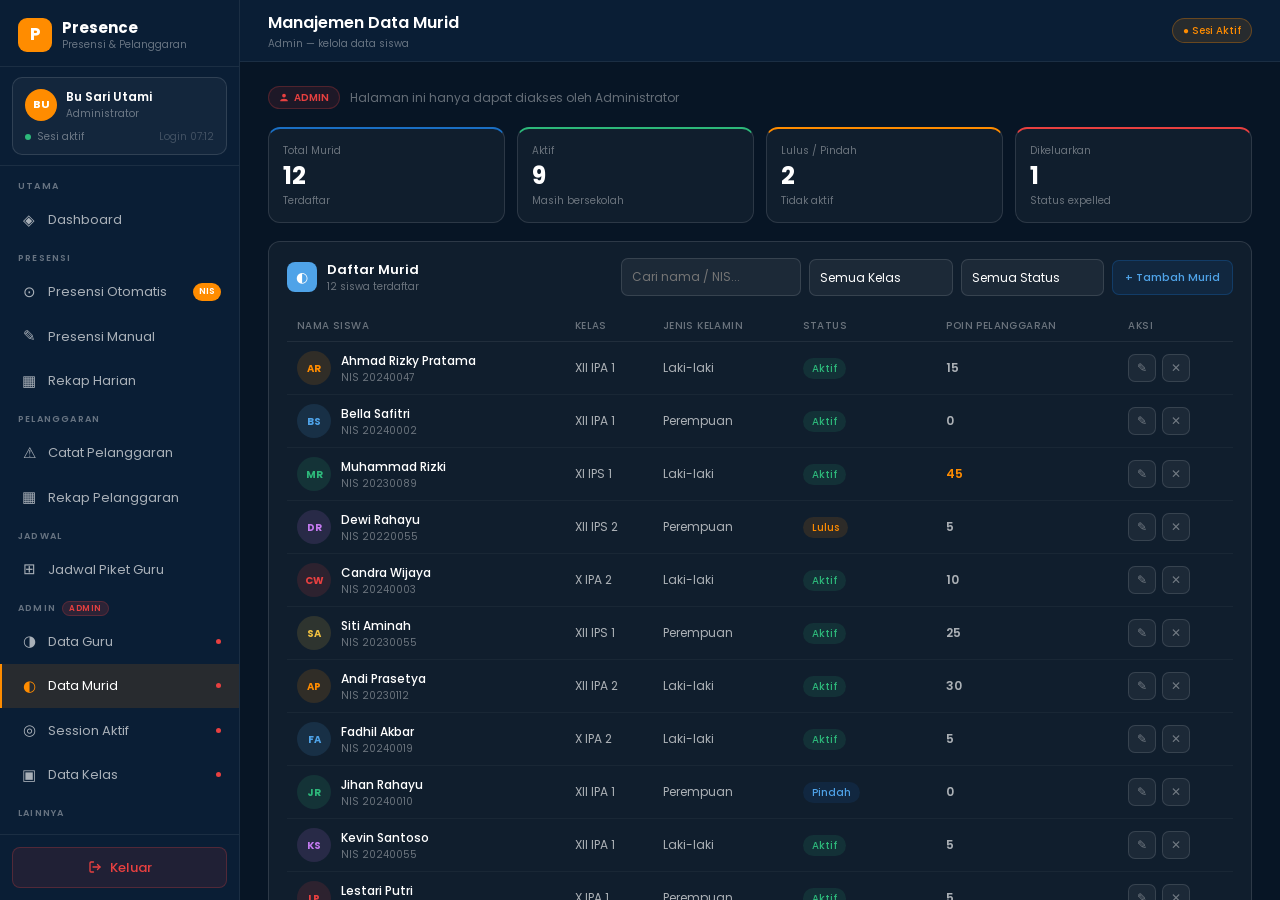
<file: admin-murid.html>
<!DOCTYPE html>
<html lang="id">
<head>
<meta charset="UTF-8">
<meta name="viewport" content="width=device-width, initial-scale=1.0">
<title>Presence — Data Murid</title>
<link rel="stylesheet" href="style.css">
<style>
  .admin-badge { display:inline-flex;align-items:center;gap:5px;background:rgba(232,64,64,0.1);border:0.5px solid rgba(232,64,64,0.25);color:#e84040;font-size:10px;padding:3px 10px;border-radius:20px;font-weight:600; }
  .action-btn { width:28px;height:28px;border-radius:7px;display:inline-flex;align-items:center;justify-content:center;border:0.5px solid var(--border-md);cursor:pointer;background:rgba(255,255,255,0.05);color:var(--text-3);font-size:12px;transition:background 0.15s,color 0.15s; }
  .action-btn.edit:hover { background:var(--blue-dim);color:#4fa3e8;border-color:rgba(26,111,196,0.3); }
  .action-btn.del:hover  { background:var(--red-dim);color:var(--red);border-color:rgba(232,64,64,0.3); }
  .modal-wrap { display:none;position:fixed;inset:0;background:rgba(0,0,0,0.6);z-index:300;align-items:center;justify-content:center;padding:20px; }
  .modal-wrap.show { display:flex; }
  .modal-inner { background:var(--navy-soft);border:0.5px solid var(--border-md);border-radius:14px;padding:24px 22px;width:100%;max-width:440px; }
  .modal-hd  { font-size:15px;font-weight:600;color:var(--text-1);margin-bottom:4px; }
  .modal-sub { font-size:12px;color:var(--text-3);margin-bottom:20px; }
  .form-row  { display:flex;gap:10px; }
  .form-row .form-group { flex:1; }
  .stu-initials { width:34px;height:34px;border-radius:50%;display:flex;align-items:center;justify-content:center;font-size:10px;font-weight:700;flex-shrink:0; }
  .status-aktif    { background:var(--green-dim);color:var(--green); }
  .status-pindah   { background:var(--blue-dim);color:#4fa3e8; }
  .status-lulus    { background:var(--orange-dim);color:var(--orange); }
  .status-dikeluarkan { background:var(--red-dim);color:var(--red); }
</style>
</head>
<body>
<div class="layout" id="app"></div>
<script src="sidebar.js"></script>
<script>
const murid = [
  { id:1,  name:'Ahmad Rizky Pratama',  nis:'20240047', kelas:'XII IPA 1', status:'ACTIVE',     gender:'L', poin:15 },
  { id:2,  name:'Bella Safitri',        nis:'20240002', kelas:'XII IPA 1', status:'ACTIVE',     gender:'P', poin:0  },
  { id:3,  name:'Muhammad Rizki',       nis:'20230089', kelas:'XI IPS 1',  status:'ACTIVE',     gender:'L', poin:45 },
  { id:4,  name:'Dewi Rahayu',          nis:'20220055', kelas:'XII IPS 2', status:'GRADUATED',  gender:'P', poin:5  },
  { id:5,  name:'Candra Wijaya',        nis:'20240003', kelas:'X IPA 2',   status:'ACTIVE',     gender:'L', poin:10 },
  { id:6,  name:'Siti Aminah',          nis:'20230055', kelas:'XII IPS 1', status:'ACTIVE',     gender:'P', poin:25 },
  { id:7,  name:'Andi Prasetya',        nis:'20230112', kelas:'XII IPA 2', status:'ACTIVE',     gender:'L', poin:30 },
  { id:8,  name:'Fadhil Akbar',         nis:'20240019', kelas:'X IPA 2',   status:'ACTIVE',     gender:'L', poin:5  },
  { id:9,  name:'Jihan Rahayu',         nis:'20240010', kelas:'XII IPA 1', status:'MOVED',      gender:'P', poin:0  },
  { id:10, name:'Kevin Santoso',        nis:'20240055', kelas:'XII IPA 1', status:'ACTIVE',     gender:'L', poin:5  },
  { id:11, name:'Lestari Putri',        nis:'20240033', kelas:'X IPA 1',   status:'ACTIVE',     gender:'P', poin:5  },
  { id:12, name:'Riko Maulana',         nis:'20240071', kelas:'XI IPS 2',  status:'EXPELLED',   gender:'L', poin:85 },
];

const statusLabel = { ACTIVE:'Aktif', MOVED:'Pindah', GRADUATED:'Lulus', EXPELLED:'Dikeluarkan' };
const statusClass = { ACTIVE:'badge-green', MOVED:'badge-blue', GRADUATED:'badge-orange', EXPELLED:'badge-red' };

const avatarColors = ['#ff8c00','#4fa3e8','#2db87a','#c47af0','#e84040','#f0c040'];

function stuInitials(name) {
  return name.split(' ').slice(0,2).map(w=>w[0]).join('').toUpperCase();
}

function buildRows(data) {
  return data.map((s,i) => {
    const col = avatarColors[i % avatarColors.length];
    const poinColor = s.poin >= 75 ? 'var(--red)' : s.poin >= 40 ? 'var(--orange)' : 'var(--text-2)';
    return `
    <tr>
      <td>
        <div style="display:flex;align-items:center;gap:10px">
          <div class="stu-initials" style="background:${col}22;color:${col}">${stuInitials(s.name)}</div>
          <div>
            <div style="font-size:12px;font-weight:500">${s.name}</div>
            <div style="font-size:10px;color:var(--text-3)">NIS ${s.nis}</div>
          </div>
        </div>
      </td>
      <td style="font-size:12px;color:var(--text-2)">${s.kelas}</td>
      <td style="font-size:12px;color:var(--text-2)">${s.gender === 'L' ? 'Laki-laki' : 'Perempuan'}</td>
      <td><span class="badge ${statusClass[s.status]}">${statusLabel[s.status]}</span></td>
      <td><span style="font-size:12px;font-weight:600;color:${poinColor}">${s.poin}</span></td>
      <td>
        <div style="display:flex;gap:6px">
          <span class="action-btn edit" onclick="openEdit(${s.id})" title="Edit">✎</span>
          <span class="action-btn del"  onclick="openDel('${s.name}')" title="Hapus">✕</span>
        </div>
      </td>
    </tr>`;
  }).join('');
}

const aktif = murid.filter(m=>m.status==='ACTIVE').length;

document.getElementById('app').innerHTML = `
${renderSidebar('admin-murid')}
<div class="main">
  ${renderTopbar('Manajemen Data Murid', 'Admin — kelola data siswa')}
  <div class="page-content">

    <div style="display:flex;align-items:center;gap:10px;margin-bottom:18px;flex-wrap:wrap">
      <div class="admin-badge">
        <svg width="10" height="10" viewBox="0 0 16 16" fill="currentColor"><path d="M8 1a3 3 0 1 1 0 6A3 3 0 0 1 8 1zm0 8c-3.3 0-6 1.3-6 3v1h12v-1c0-1.7-2.7-3-6-3z"/></svg>
        ADMIN
      </div>
      <span style="font-size:12px;color:var(--text-3)">Halaman ini hanya dapat diakses oleh Administrator</span>
    </div>

    <div class="stat-grid" style="margin-bottom:18px">
      <div class="stat-card t-blue">
        <div class="stat-label">Total Murid</div>
        <div class="stat-value">${murid.length}</div>
        <div class="stat-sub">Terdaftar</div>
      </div>
      <div class="stat-card t-green">
        <div class="stat-label">Aktif</div>
        <div class="stat-value">${aktif}</div>
        <div class="stat-sub">Masih bersekolah</div>
      </div>
      <div class="stat-card t-orange">
        <div class="stat-label">Lulus / Pindah</div>
        <div class="stat-value">${murid.filter(m=>m.status==='GRADUATED'||m.status==='MOVED').length}</div>
        <div class="stat-sub">Tidak aktif</div>
      </div>
      <div class="stat-card t-red">
        <div class="stat-label">Dikeluarkan</div>
        <div class="stat-value">${murid.filter(m=>m.status==='EXPELLED').length}</div>
        <div class="stat-sub">Status expelled</div>
      </div>
    </div>

    <div class="card">
      <div class="card-head" style="flex-wrap:wrap;gap:10px">
        <div style="display:flex;align-items:center;gap:10px">
          <div class="panel-icon" style="background:#4fa3e8;color:#fff">◐</div>
          <div>
            <div style="font-size:13px;font-weight:600;color:var(--text-1)">Daftar Murid</div>
            <div style="font-size:10px;color:var(--text-3)">${murid.length} siswa terdaftar</div>
          </div>
        </div>
        <div style="display:flex;gap:8px;flex-wrap:wrap;align-items:center">
          <input class="filter-select" type="text" placeholder="Cari nama / NIS..." style="min-width:180px" oninput="filterMurid(this.value)">
          <select class="filter-select" onchange="filterKelas(this.value)">
            <option value="">Semua Kelas</option>
            <option>XII IPA 1</option><option>XII IPA 2</option>
            <option>XI IPS 1</option><option>XI IPS 2</option>
            <option>X IPA 1</option><option>X IPA 2</option>
          </select>
          <select class="filter-select" onchange="filterStatusMurid(this.value)">
            <option value="">Semua Status</option>
            <option value="ACTIVE">Aktif</option>
            <option value="MOVED">Pindah</option>
            <option value="GRADUATED">Lulus</option>
            <option value="EXPELLED">Dikeluarkan</option>
          </select>
          <button class="btn-add" onclick="document.getElementById('addModal').classList.add('show')">+ Tambah Murid</button>
        </div>
      </div>

      <div class="table-wrap">
        <table class="data-table">
          <thead>
            <tr>
              <th>Nama Siswa</th>
              <th>Kelas</th>
              <th>Jenis Kelamin</th>
              <th>Status</th>
              <th>Poin Pelanggaran</th>
              <th>Aksi</th>
            </tr>
          </thead>
          <tbody id="muridBody">${buildRows(murid)}</tbody>
        </table>
      </div>

      <div style="margin-top:14px;padding-top:12px;border-top:0.5px solid var(--border);display:flex;justify-content:space-between;align-items:center;flex-wrap:wrap;gap:8px">
        <span style="font-size:11px;color:var(--text-3)">${murid.length} siswa ditampilkan</span>
        <a href="#" class="btn-export" onclick="alert('Mengekspor data murid...')">↓ Ekspor</a>
      </div>
    </div>

  </div>
</div>

<!-- Modal Tambah/Edit -->
<div class="modal-wrap" id="addModal">
  <div class="modal-inner">
    <div class="modal-hd" id="modalTitle">Tambah Data Murid</div>
    <div class="modal-sub">Isi informasi lengkap siswa</div>
    <div class="form-group">
      <label class="form-label">Nama Lengkap</label>
      <input class="form-control" placeholder="Nama lengkap siswa" type="text">
    </div>
    <div class="form-row">
      <div class="form-group">
        <label class="form-label">NIS</label>
        <input class="form-control" placeholder="contoh: 20240001" type="text" inputmode="numeric">
      </div>
      <div class="form-group">
        <label class="form-label">Jenis Kelamin</label>
        <select class="form-control"><option>Laki-laki</option><option>Perempuan</option></select>
      </div>
    </div>
    <div class="form-row">
      <div class="form-group">
        <label class="form-label">Kelas</label>
        <select class="form-control">
          <option>XII IPA 1</option><option>XII IPA 2</option>
          <option>XI IPS 1</option><option>XI IPS 2</option>
          <option>X IPA 1</option><option>X IPA 2</option>
        </select>
      </div>
      <div class="form-group">
        <label class="form-label">Status</label>
        <select class="form-control">
          <option value="ACTIVE">Aktif</option>
          <option value="MOVED">Pindah</option>
          <option value="GRADUATED">Lulus</option>
          <option value="EXPELLED">Dikeluarkan</option>
        </select>
      </div>
    </div>
    <div style="display:flex;gap:8px;margin-top:4px">
      <button class="btn btn-ghost" style="flex:1" onclick="document.getElementById('addModal').classList.remove('show')">Batal</button>
      <button class="btn btn-primary" style="flex:1" onclick="alert('Data murid disimpan!');document.getElementById('addModal').classList.remove('show')">Simpan</button>
    </div>
  </div>
</div>

<!-- Modal hapus -->
<div class="modal-wrap" id="delModal">
  <div class="modal-inner" style="max-width:320px;text-align:center">
    <div style="width:44px;height:44px;background:var(--red-dim);border-radius:50%;display:flex;align-items:center;justify-content:center;margin:0 auto 14px">
      <svg width="20" height="20" viewBox="0 0 24 24" fill="none" stroke="#e84040" stroke-width="2" stroke-linecap="round" stroke-linejoin="round"><polyline points="3 6 5 6 21 6"/><path d="M19 6l-1 14H6L5 6"/><path d="M10 11v6M14 11v6"/><path d="M9 6V4h6v2"/></svg>
    </div>
    <div class="modal-hd">Hapus Data Murid?</div>
    <div class="modal-sub" id="delMsg">Data siswa akan dihapus dari sistem.</div>
    <div style="display:flex;gap:8px">
      <button class="btn btn-ghost" style="flex:1" onclick="document.getElementById('delModal').classList.remove('show')">Batal</button>
      <button class="btn" style="flex:1;background:var(--red);color:#fff" onclick="alert('Data berhasil dihapus!');document.getElementById('delModal').classList.remove('show')">Hapus</button>
    </div>
  </div>
</div>`;

initSidebar();

function openEdit(id) { document.getElementById('modalTitle').textContent='Edit Data Murid'; document.getElementById('addModal').classList.add('show'); }
function openDel(name) { document.getElementById('delMsg').textContent=`Data "${name}" akan dihapus permanen.`; document.getElementById('delModal').classList.add('show'); }
function filterMurid(q) { document.querySelectorAll('#muridBody tr').forEach(r=>{ r.style.display=r.textContent.toLowerCase().includes(q.toLowerCase())?'':'none'; }); }
function filterKelas(v) { document.querySelectorAll('#muridBody tr').forEach(r=>{ r.style.display=!v||r.textContent.includes(v)?'':'none'; }); }
function filterStatusMurid(v) { document.querySelectorAll('#muridBody tr').forEach(r=>{ r.style.display=!v||r.innerHTML.includes('data-status="'+v+'"')||r.textContent.includes({ACTIVE:'Aktif',MOVED:'Pindah',GRADUATED:'Lulus',EXPELLED:'Dikeluarkan'}[v]||'')?'':'none'; }); }
</script>
</body>
</html>
</file>
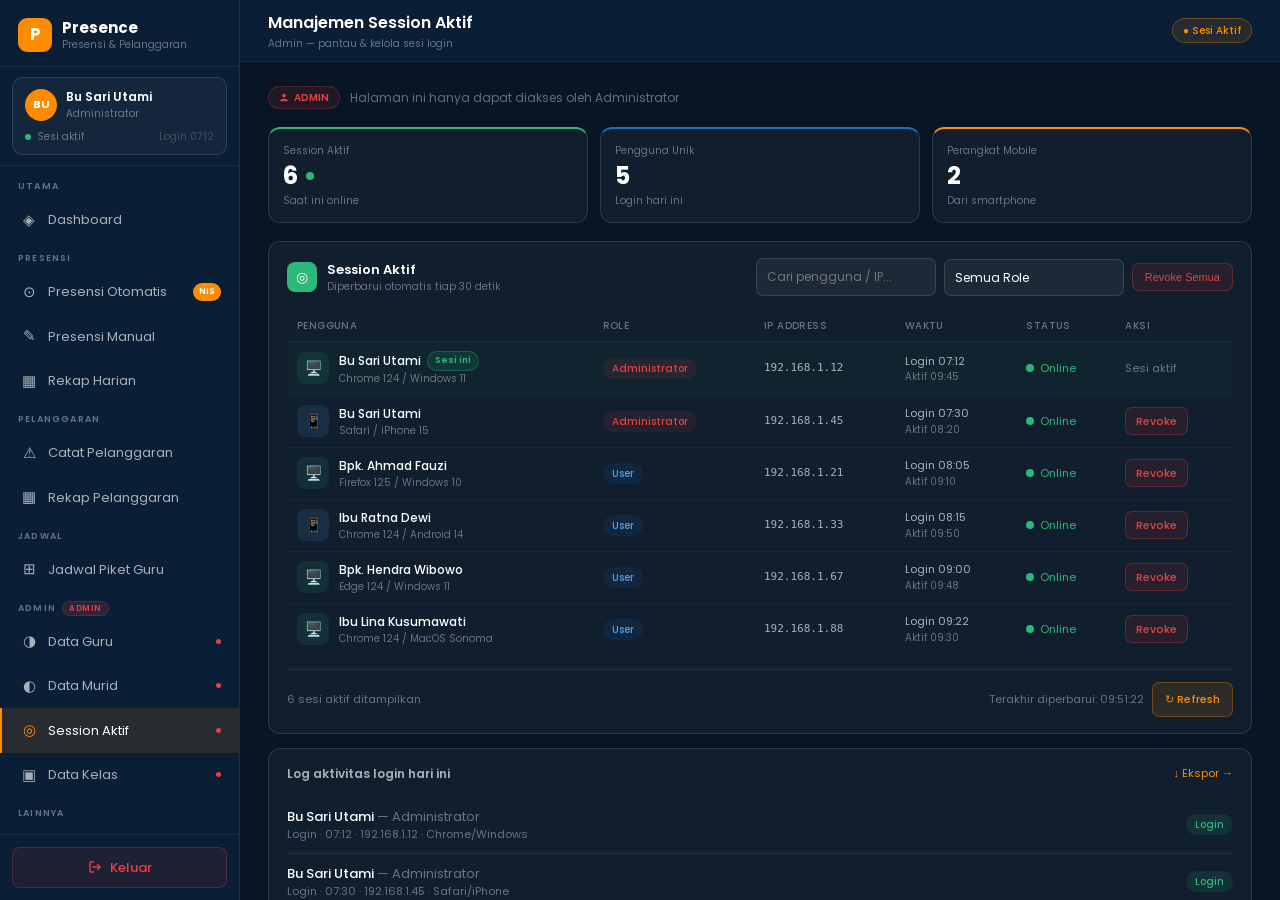
<file: admin-session.html>
<!DOCTYPE html>
<html lang="id">
<head>
<meta charset="UTF-8">
<meta name="viewport" content="width=device-width, initial-scale=1.0">
<title>Presence — Session Aktif</title>
<link rel="stylesheet" href="style.css">
<style>
  .admin-badge { display:inline-flex;align-items:center;gap:5px;background:rgba(232,64,64,0.1);border:0.5px solid rgba(232,64,64,0.25);color:#e84040;font-size:10px;padding:3px 10px;border-radius:20px;font-weight:600; }
  .action-btn { display:inline-flex;align-items:center;gap:5px;padding:5px 10px;border-radius:7px;cursor:pointer;font-size:11px;font-weight:500;border:0.5px solid;transition:background 0.15s; }
  .action-btn.revoke { background:var(--red-dim);color:var(--red);border-color:rgba(232,64,64,0.3); }
  .action-btn.revoke:hover { background:rgba(232,64,64,0.2); }
  .modal-wrap { display:none;position:fixed;inset:0;background:rgba(0,0,0,0.6);z-index:300;align-items:center;justify-content:center;padding:20px; }
  .modal-wrap.show { display:flex; }
  .modal-inner { background:var(--navy-soft);border:0.5px solid var(--border-md);border-radius:14px;padding:24px 22px;width:100%;max-width:340px;text-align:center; }
  .modal-hd  { font-size:15px;font-weight:600;color:var(--text-1);margin-bottom:8px; }
  .modal-sub { font-size:12px;color:var(--text-3);margin-bottom:20px;line-height:1.7; }
  .pulse { display:inline-block;width:8px;height:8px;border-radius:50%;background:var(--green); animation:pulse 2s infinite; }
  @keyframes pulse { 0%,100%{opacity:1;transform:scale(1)} 50%{opacity:0.5;transform:scale(1.3)} }
  .device-icon { width:32px;height:32px;border-radius:8px;display:flex;align-items:center;justify-content:center;font-size:14px;flex-shrink:0; }
  .current-tag { background:var(--green-dim);color:var(--green);font-size:9px;padding:2px 7px;border-radius:20px;font-weight:600;border:0.5px solid rgba(45,184,122,0.3); }
</style>
</head>
<body>
<div class="layout" id="app"></div>
<script src="sidebar.js"></script>
<script>
const sessions = [
  { id:1,  user:'Bu Sari Utami',      role:'Administrator', ip:'192.168.1.12',  ua:'Chrome 124 / Windows 11',   login:'07:12',  last:'09:45', device:'desktop', current:true  },
  { id:2,  user:'Bu Sari Utami',      role:'Administrator', ip:'192.168.1.45',  ua:'Safari / iPhone 15',         login:'07:30',  last:'08:20', device:'mobile',  current:false },
  { id:3,  user:'Bpk. Ahmad Fauzi',   role:'User',          ip:'192.168.1.21',  ua:'Firefox 125 / Windows 10',  login:'08:05',  last:'09:10', device:'desktop', current:false },
  { id:4,  user:'Ibu Ratna Dewi',     role:'User',          ip:'192.168.1.33',  ua:'Chrome 124 / Android 14',   login:'08:15',  last:'09:50', device:'mobile',  current:false },
  { id:5,  user:'Bpk. Hendra Wibowo', role:'User',          ip:'192.168.1.67',  ua:'Edge 124 / Windows 11',     login:'09:00',  last:'09:48', device:'desktop', current:false },
  { id:6,  user:'Ibu Lina Kusumawati',role:'User',          ip:'192.168.1.88',  ua:'Chrome 124 / MacOS Sonoma', login:'09:22',  last:'09:30', device:'desktop', current:false },
];

function deviceIcon(type) {
  if (type === 'mobile') return { icon:'📱', bg:'rgba(79,163,232,0.12)' };
  return { icon:'🖥️', bg:'rgba(45,184,122,0.12)' };
}

function buildRows(data) {
  return data.map(s => {
    const d = deviceIcon(s.device);
    return `
    <tr style="${s.current?'background:rgba(45,184,122,0.04)':''}">
      <td>
        <div style="display:flex;align-items:center;gap:10px">
          <div class="device-icon" style="background:${d.bg};font-size:14px">${d.icon}</div>
          <div>
            <div style="font-size:12px;font-weight:500;display:flex;align-items:center;gap:6px">
              ${s.user}
              ${s.current ? '<span class="current-tag">Sesi ini</span>' : ''}
            </div>
            <div style="font-size:10px;color:var(--text-3)">${s.ua}</div>
          </div>
        </div>
      </td>
      <td>
        <span class="badge ${s.role==='Administrator'?'badge-red':'badge-blue'}">${s.role}</span>
      </td>
      <td style="font-size:11px;color:var(--text-2);font-family:monospace">${s.ip}</td>
      <td>
        <div style="font-size:11px;color:var(--text-2)">Login ${s.login}</div>
        <div style="font-size:10px;color:var(--text-3)">Aktif ${s.last}</div>
      </td>
      <td>
        <div style="display:flex;align-items:center;gap:6px">
          <span class="pulse"></span>
          <span style="font-size:11px;color:var(--green)">Online</span>
        </div>
      </td>
      <td>
        ${s.current
          ? '<span style="font-size:11px;color:var(--text-3)">Sesi aktif</span>'
          : `<span class="action-btn revoke" onclick="openRevoke('${s.user}', ${s.id})">Revoke</span>`
        }
      </td>
    </tr>`;
  }).join('');
}

document.getElementById('app').innerHTML = `
${renderSidebar('admin-session')}
<div class="main">
  ${renderTopbar('Manajemen Session Aktif', 'Admin — pantau & kelola sesi login')}
  <div class="page-content">

    <div style="display:flex;align-items:center;gap:10px;margin-bottom:18px;flex-wrap:wrap">
      <div class="admin-badge">
        <svg width="10" height="10" viewBox="0 0 16 16" fill="currentColor"><path d="M8 1a3 3 0 1 1 0 6A3 3 0 0 1 8 1zm0 8c-3.3 0-6 1.3-6 3v1h12v-1c0-1.7-2.7-3-6-3z"/></svg>
        ADMIN
      </div>
      <span style="font-size:12px;color:var(--text-3)">Halaman ini hanya dapat diakses oleh Administrator</span>
    </div>

    <div class="stat-grid" style="grid-template-columns:repeat(3,1fr);margin-bottom:18px">
      <div class="stat-card t-green">
        <div class="stat-label">Session Aktif</div>
        <div class="stat-value" style="display:flex;align-items:center;gap:8px">
          ${sessions.length}
          <span class="pulse"></span>
        </div>
        <div class="stat-sub">Saat ini online</div>
      </div>
      <div class="stat-card t-blue">
        <div class="stat-label">Pengguna Unik</div>
        <div class="stat-value">${[...new Set(sessions.map(s=>s.user))].length}</div>
        <div class="stat-sub">Login hari ini</div>
      </div>
      <div class="stat-card t-orange">
        <div class="stat-label">Perangkat Mobile</div>
        <div class="stat-value">${sessions.filter(s=>s.device==='mobile').length}</div>
        <div class="stat-sub">Dari smartphone</div>
      </div>
    </div>

    <div class="card" style="margin-bottom:14px">
      <div class="card-head" style="flex-wrap:wrap;gap:10px">
        <div style="display:flex;align-items:center;gap:10px">
          <div class="panel-icon" style="background:#2db87a">◎</div>
          <div>
            <div style="font-size:13px;font-weight:600;color:var(--text-1)">Session Aktif</div>
            <div style="font-size:10px;color:var(--text-3)">Diperbarui otomatis tiap 30 detik</div>
          </div>
        </div>
        <div style="display:flex;gap:8px;align-items:center;flex-wrap:wrap">
          <input class="filter-select" type="text" placeholder="Cari pengguna / IP..." style="min-width:180px" oninput="filterSession(this.value)">
          <select class="filter-select" onchange="filterRole(this.value)">
            <option value="">Semua Role</option>
            <option>Administrator</option>
            <option>User</option>
          </select>
          <button class="action-btn revoke" style="padding:7px 12px" onclick="openRevokeAll()">Revoke Semua</button>
        </div>
      </div>

      <div class="table-wrap">
        <table class="data-table">
          <thead>
            <tr>
              <th>Pengguna</th>
              <th>Role</th>
              <th>IP Address</th>
              <th>Waktu</th>
              <th>Status</th>
              <th>Aksi</th>
            </tr>
          </thead>
          <tbody id="sessionBody">${buildRows(sessions)}</tbody>
        </table>
      </div>

      <div style="margin-top:14px;padding-top:12px;border-top:0.5px solid var(--border);display:flex;justify-content:space-between;align-items:center;flex-wrap:wrap;gap:8px">
        <span style="font-size:11px;color:var(--text-3)">${sessions.length} sesi aktif ditampilkan</span>
        <div style="display:flex;gap:8px">
          <span style="font-size:11px;color:var(--text-3);align-self:center" id="lastRefresh">Terakhir diperbarui: 09:51:22</span>
          <button class="btn-export" onclick="refreshSessions()">↻ Refresh</button>
        </div>
      </div>
    </div>

    <!-- Log aktivitas -->
    <div class="card">
      <div class="card-head">
        <span class="card-title">Log aktivitas login hari ini</span>
        <a href="#" class="card-link" onclick="alert('Ekspor log...')">↓ Ekspor →</a>
      </div>
      <div class="recent-item">
        <div><div class="ri-name">Bu Sari Utami <span style="color:var(--text-3);font-weight:400">— Administrator</span></div><div class="ri-time">Login · 07:12 · 192.168.1.12 · Chrome/Windows</div></div>
        <span class="badge badge-green">Login</span>
      </div>
      <div class="recent-item">
        <div><div class="ri-name">Bu Sari Utami <span style="color:var(--text-3);font-weight:400">— Administrator</span></div><div class="ri-time">Login · 07:30 · 192.168.1.45 · Safari/iPhone</div></div>
        <span class="badge badge-green">Login</span>
      </div>
      <div class="recent-item">
        <div><div class="ri-name">Bpk. Ahmad Fauzi <span style="color:var(--text-3);font-weight:400">— User</span></div><div class="ri-time">Login · 08:05 · 192.168.1.21 · Firefox/Windows</div></div>
        <span class="badge badge-green">Login</span>
      </div>
      <div class="recent-item">
        <div><div class="ri-name">Ibu Ratna Dewi <span style="color:var(--text-3);font-weight:400">— User</span></div><div class="ri-time">Login · 08:15 · 192.168.1.33 · Chrome/Android</div></div>
        <span class="badge badge-green">Login</span>
      </div>
      <div class="recent-item">
        <div><div class="ri-name">Pengguna tidak dikenal <span style="color:var(--text-3);font-weight:400">— ?</span></div><div class="ri-time">Gagal login · 08:42 · 10.0.0.5 · Password salah 3x</div></div>
        <span class="badge badge-red">Gagal</span>
      </div>
      <div class="recent-item">
        <div><div class="ri-name">Bpk. Hendra Wibowo <span style="color:var(--text-3);font-weight:400">— User</span></div><div class="ri-time">Login · 09:00 · 192.168.1.67 · Edge/Windows</div></div>
        <span class="badge badge-green">Login</span>
      </div>
    </div>

  </div>
</div>

<!-- Modal revoke satu -->
<div class="modal-wrap" id="revokeModal">
  <div class="modal-inner">
    <div style="width:44px;height:44px;background:var(--red-dim);border-radius:50%;display:flex;align-items:center;justify-content:center;margin:0 auto 14px">
      <svg width="20" height="20" viewBox="0 0 24 24" fill="none" stroke="#e84040" stroke-width="2" stroke-linecap="round" stroke-linejoin="round"><circle cx="12" cy="12" r="10"/><line x1="15" y1="9" x2="9" y2="15"/><line x1="9" y1="9" x2="15" y2="15"/></svg>
    </div>
    <div class="modal-hd">Revoke Session?</div>
    <div class="modal-sub" id="revokeMsg">Pengguna akan dikeluarkan dari sesi ini dan harus login ulang.</div>
    <div style="display:flex;gap:8px">
      <button class="btn btn-ghost" style="flex:1" onclick="document.getElementById('revokeModal').classList.remove('show')">Batal</button>
      <button class="btn" style="flex:1;background:var(--red);color:#fff" onclick="doRevoke()">Ya, Revoke</button>
    </div>
  </div>
</div>

<!-- Modal revoke semua -->
<div class="modal-wrap" id="revokeAllModal">
  <div class="modal-inner">
    <div style="width:44px;height:44px;background:var(--red-dim);border-radius:50%;display:flex;align-items:center;justify-content:center;margin:0 auto 14px">
      <svg width="20" height="20" viewBox="0 0 24 24" fill="none" stroke="#e84040" stroke-width="2" stroke-linecap="round" stroke-linejoin="round"><path d="M10.29 3.86L1.82 18a2 2 0 0 0 1.71 3h16.94a2 2 0 0 0 1.71-3L13.71 3.86a2 2 0 0 0-3.42 0z"/><line x1="12" y1="9" x2="12" y2="13"/><line x1="12" y1="17" x2="12.01" y2="17"/></svg>
    </div>
    <div class="modal-hd">Revoke Semua Session?</div>
    <div class="modal-sub">Semua pengguna (kecuali Anda) akan dikeluarkan dan harus login ulang. Tindakan ini tidak dapat dibatalkan.</div>
    <div style="display:flex;gap:8px">
      <button class="btn btn-ghost" style="flex:1" onclick="document.getElementById('revokeAllModal').classList.remove('show')">Batal</button>
      <button class="btn" style="flex:1;background:var(--red);color:#fff" onclick="alert('Semua session berhasil di-revoke!');document.getElementById('revokeAllModal').classList.remove('show')">Revoke Semua</button>
    </div>
  </div>
</div>`;

initSidebar();

function openRevoke(name, id) {
  document.getElementById('revokeMsg').textContent = `Sesi milik "${name}" akan diakhiri. Pengguna harus login ulang.`;
  document.getElementById('revokeModal').classList.add('show');
}
function openRevokeAll() {
  document.getElementById('revokeAllModal').classList.add('show');
}
function doRevoke() {
  alert('Session berhasil di-revoke!');
  document.getElementById('revokeModal').classList.remove('show');
}
function filterSession(q) {
  document.querySelectorAll('#sessionBody tr').forEach(r=>{
    r.style.display = r.textContent.toLowerCase().includes(q.toLowerCase()) ? '' : 'none';
  });
}
function filterRole(v) {
  document.querySelectorAll('#sessionBody tr').forEach(r=>{
    r.style.display = !v || r.textContent.includes(v) ? '' : 'none';
  });
}
function refreshSessions() {
  const now = new Date();
  const t = now.getHours().toString().padStart(2,'0')+':'+now.getMinutes().toString().padStart(2,'0')+':'+now.getSeconds().toString().padStart(2,'0');
  document.getElementById('lastRefresh').textContent = 'Terakhir diperbarui: ' + t;
  alert('Data session diperbarui!');
}
</script>
</body>
</html>
</file>
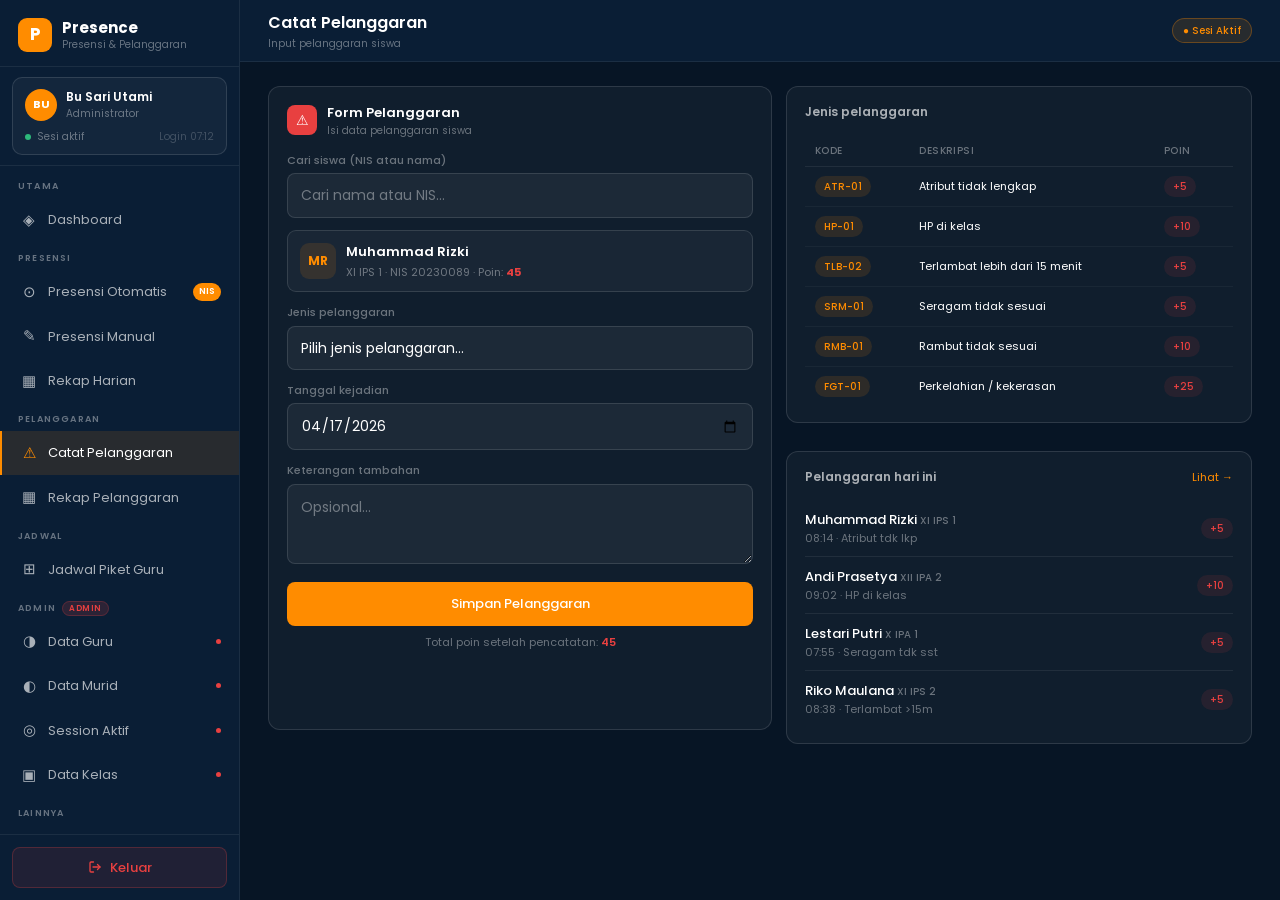
<file: catat-pelanggaran.html>
<!DOCTYPE html>
<html lang="id">
<head>
<meta charset="UTF-8">
<meta name="viewport" content="width=device-width, initial-scale=1.0">
<title>Presence — Catat Pelanggaran</title>
<link rel="stylesheet" href="style.css">
</head>
<body>
<div class="layout" id="app"></div>
<script src="sidebar.js"></script>
<script>
const vtypes = [
  {code:'ATR-01',desc:'Atribut tidak lengkap',point:5},
  {code:'HP-01', desc:'HP di kelas',          point:10},
  {code:'TLB-02',desc:'Terlambat lebih dari 15 menit',point:5},
  {code:'SRM-01',desc:'Seragam tidak sesuai', point:5},
  {code:'RMB-01',desc:'Rambut tidak sesuai',  point:10},
  {code:'FGT-01',desc:'Perkelahian / kekerasan',point:25},
];
const vtOptions = vtypes.map(v=>`<option value="${v.code}" data-point="${v.point}">${v.code} · ${v.desc} (${v.point} poin)</option>`).join('');

document.getElementById('app').innerHTML = `
${renderSidebar('catat-pelanggaran')}
<div class="main">
  ${renderTopbar('Catat Pelanggaran', 'Input pelanggaran siswa')}
  <div class="page-content">
    <div class="two-col">

      <div class="card">
        <div class="card-head">
          <div style="display:flex;align-items:center;gap:10px">
            <div class="panel-icon" style="background:var(--red)">⚠</div>
            <div>
              <div style="font-size:13px;font-weight:600;color:var(--text-1)">Form Pelanggaran</div>
              <div style="font-size:10px;color:var(--text-3)">Isi data pelanggaran siswa</div>
            </div>
          </div>
        </div>
        <div class="form-group">
          <label class="form-label">Cari siswa (NIS atau nama)</label>
          <input class="form-control" placeholder="Cari nama atau NIS...">
        </div>
        <div class="student-found">
          <div class="sf-avatar">MR</div>
          <div>
            <div class="sf-name">Muhammad Rizki</div>
            <div class="sf-meta">XI IPS 1 · NIS 20230089 · Poin: <span style="color:var(--red);font-weight:700">45</span></div>
          </div>
        </div>
        <div class="form-group">
          <label class="form-label">Jenis pelanggaran</label>
          <select class="form-control" id="vtSelect" onchange="updatePoint(this)">
            <option value="" disabled selected>Pilih jenis pelanggaran...</option>
            ${vtOptions}
          </select>
        </div>
        <div class="point-row" id="pointRow" style="display:none">
          <span class="point-lbl">Poin pelanggaran</span>
          <span class="badge badge-red" id="pointBadge">+0 poin</span>
        </div>
        <div class="form-group">
          <label class="form-label">Tanggal kejadian</label>
          <input class="form-control" type="date" value="2026-04-17">
        </div>
        <div class="form-group">
          <label class="form-label">Keterangan tambahan</label>
          <textarea class="form-control" placeholder="Opsional..."></textarea>
        </div>
        <button class="btn btn-primary btn-full" onclick="alert('Pelanggaran berhasil disimpan!')">Simpan Pelanggaran</button>
        <div style="font-size:11px;color:var(--text-3);text-align:center;margin-top:8px" id="totalAfter">
          Total poin setelah pencatatan: <span style="color:var(--red);font-weight:600">45</span>
        </div>
      </div>

      <div style="display:flex;flex-direction:column;gap:14px">
        <div class="card">
          <div class="card-head"><span class="card-title">Jenis pelanggaran</span></div>
          <div class="table-wrap">
            <table class="data-table" style="min-width:300px">
              <thead><tr><th>Kode</th><th>Deskripsi</th><th>Poin</th></tr></thead>
              <tbody>${vtypes.map(v=>`
              <tr>
                <td><span class="badge badge-orange">${v.code}</span></td>
                <td style="font-size:11px">${v.desc}</td>
                <td><span class="badge badge-red">+${v.point}</span></td>
              </tr>`).join('')}</tbody>
            </table>
          </div>
        </div>
        <div class="card">
          <div class="card-head">
            <span class="card-title">Pelanggaran hari ini</span>
            <a href="rekap-pelanggaran.html" class="card-link">Lihat →</a>
          </div>
          <div class="recent-item"><div><div class="ri-name">Muhammad Rizki <span style="color:var(--text-3);font-size:10px">XI IPS 1</span></div><div class="ri-time">08:14 · Atribut tdk lkp</div></div><span class="badge badge-red">+5</span></div>
          <div class="recent-item"><div><div class="ri-name">Andi Prasetya <span style="color:var(--text-3);font-size:10px">XII IPA 2</span></div><div class="ri-time">09:02 · HP di kelas</div></div><span class="badge badge-red">+10</span></div>
          <div class="recent-item"><div><div class="ri-name">Lestari Putri <span style="color:var(--text-3);font-size:10px">X IPA 1</span></div><div class="ri-time">07:55 · Seragam tdk sst</div></div><span class="badge badge-red">+5</span></div>
          <div class="recent-item"><div><div class="ri-name">Riko Maulana <span style="color:var(--text-3);font-size:10px">XI IPS 2</span></div><div class="ri-time">08:38 · Terlambat &gt;15m</div></div><span class="badge badge-red">+5</span></div>
        </div>
      </div>

    </div>
  </div>
</div>`;
initSidebar();

function updatePoint(sel) {
  const pt = sel.options[sel.selectedIndex].dataset.point;
  if (!pt) return;
  document.getElementById('pointRow').style.display = 'flex';
  document.getElementById('pointBadge').textContent = '+' + pt + ' poin';
  document.getElementById('totalAfter').innerHTML =
    'Total poin setelah pencatatan: <span style="color:var(--red);font-weight:600">' + (45+parseInt(pt)) + '</span>';
}
</script>
</body>
</html>
</file>
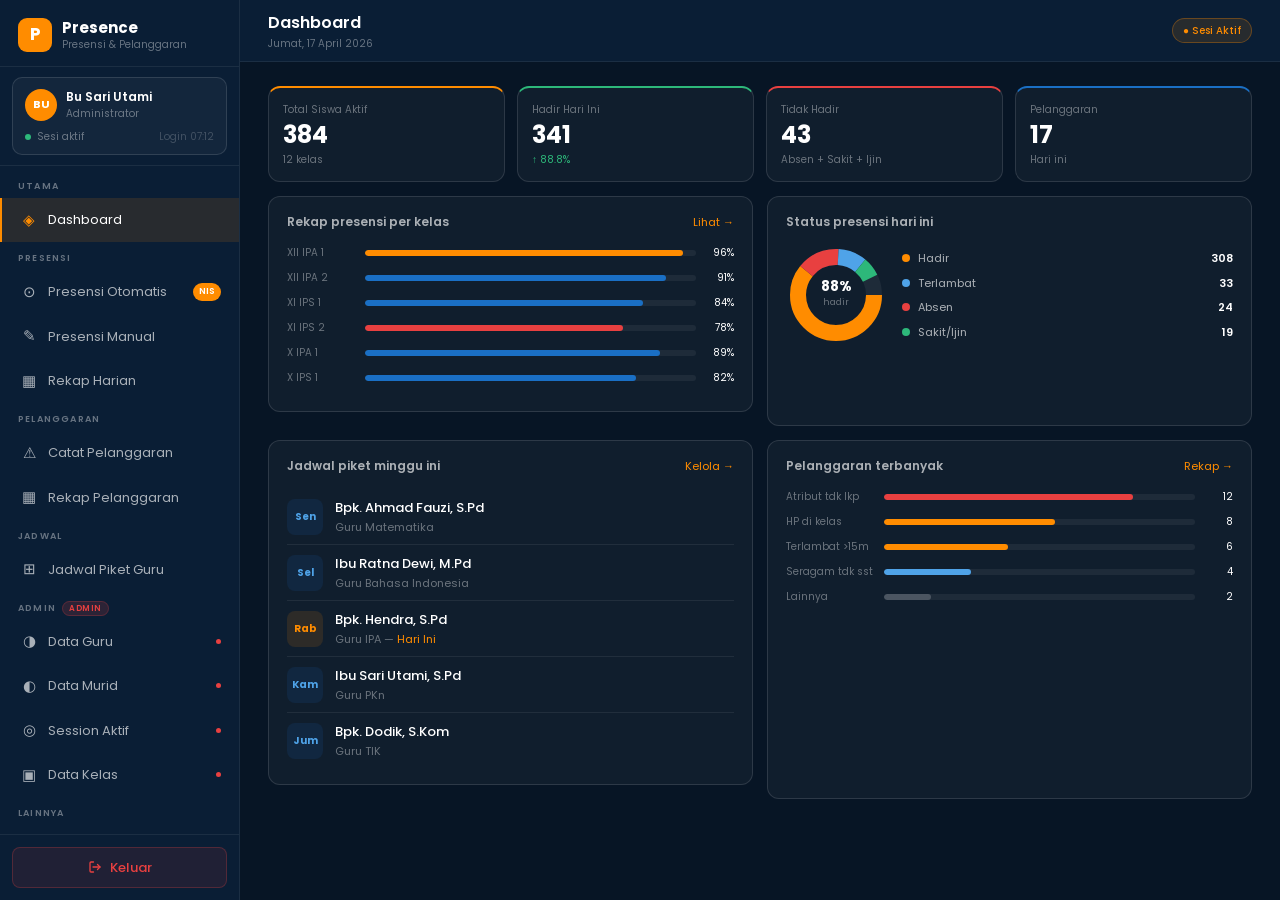
<file: dashboard.html>
<!DOCTYPE html>
<html lang="id">
<head>
<meta charset="UTF-8">
<meta name="viewport" content="width=device-width, initial-scale=1.0">
<title>Presence — Dashboard</title>
<link rel="stylesheet" href="style.css">
</head>
<body>
<div class="layout" id="app"></div>
<script src="sidebar.js"></script>
<script>
document.getElementById('app').innerHTML = `
${renderSidebar('dashboard')}
<div class="main">
  ${renderTopbar('Dashboard', 'Jumat, 17 April 2026')}
  <div class="page-content">

    <div class="stat-grid">
      <div class="stat-card t-orange">
        <div class="stat-label">Total Siswa Aktif</div>
        <div class="stat-value">384</div>
        <div class="stat-sub">12 kelas</div>
      </div>
      <div class="stat-card t-green">
        <div class="stat-label">Hadir Hari Ini</div>
        <div class="stat-value">341</div>
        <div class="stat-sub" style="color:var(--green)">↑ 88.8%</div>
      </div>
      <div class="stat-card t-red">
        <div class="stat-label">Tidak Hadir</div>
        <div class="stat-value">43</div>
        <div class="stat-sub">Absen + Sakit + Ijin</div>
      </div>
      <div class="stat-card t-blue">
        <div class="stat-label">Pelanggaran</div>
        <div class="stat-value">17</div>
        <div class="stat-sub">Hari ini</div>
      </div>
    </div>

    <div class="two-col">
      <div class="card">
        <div class="card-head">
          <span class="card-title">Rekap presensi per kelas</span>
          <a href="rekap-presensi.html" class="card-link">Lihat →</a>
        </div>
        <div class="bar-row"><div class="bar-label">XII IPA 1</div><div class="bar-track"><div class="bar-fill" style="width:96%;background:var(--orange)"></div></div><div class="bar-val">96%</div></div>
        <div class="bar-row"><div class="bar-label">XII IPA 2</div><div class="bar-track"><div class="bar-fill" style="width:91%;background:var(--blue)"></div></div><div class="bar-val">91%</div></div>
        <div class="bar-row"><div class="bar-label">XI IPS 1</div><div class="bar-track"><div class="bar-fill" style="width:84%;background:var(--blue)"></div></div><div class="bar-val">84%</div></div>
        <div class="bar-row"><div class="bar-label">XI IPS 2</div><div class="bar-track"><div class="bar-fill" style="width:78%;background:var(--red)"></div></div><div class="bar-val">78%</div></div>
        <div class="bar-row"><div class="bar-label">X IPA 1</div><div class="bar-track"><div class="bar-fill" style="width:89%;background:var(--blue)"></div></div><div class="bar-val">89%</div></div>
        <div class="bar-row"><div class="bar-label">X IPS 1</div><div class="bar-track"><div class="bar-fill" style="width:82%;background:var(--blue)"></div></div><div class="bar-val">82%</div></div>
      </div>

      <div class="card">
        <div class="card-head"><span class="card-title">Status presensi hari ini</span></div>
        <div class="donut-wrap">
          <svg width="100" height="100" viewBox="0 0 100 100" style="flex-shrink:0">
            <circle cx="50" cy="50" r="38" fill="none" stroke="rgba(255,255,255,0.06)" stroke-width="16"/>
            <circle cx="50" cy="50" r="38" fill="none" stroke="var(--orange)" stroke-width="16" stroke-dasharray="205 239" stroke-dashoffset="60"/>
            <circle cx="50" cy="50" r="38" fill="none" stroke="var(--red)" stroke-width="16" stroke-dasharray="36 239" stroke-dashoffset="-145"/>
            <circle cx="50" cy="50" r="38" fill="none" stroke="#4fa3e8" stroke-width="16" stroke-dasharray="24 239" stroke-dashoffset="-181"/>
            <circle cx="50" cy="50" r="38" fill="none" stroke="var(--green)" stroke-width="16" stroke-dasharray="16 239" stroke-dashoffset="-205"/>
            <text x="50" y="46" text-anchor="middle" fill="white" font-size="14" font-weight="700" font-family="Poppins">88%</text>
            <text x="50" y="60" text-anchor="middle" fill="rgba(255,255,255,0.38)" font-size="9" font-family="Poppins">hadir</text>
          </svg>
          <div class="legend">
            <div class="leg-item"><span class="leg-dot" style="background:var(--orange)"></span>Hadir<span class="leg-val">308</span></div>
            <div class="leg-item"><span class="leg-dot" style="background:#4fa3e8"></span>Terlambat<span class="leg-val">33</span></div>
            <div class="leg-item"><span class="leg-dot" style="background:var(--red)"></span>Absen<span class="leg-val">24</span></div>
            <div class="leg-item"><span class="leg-dot" style="background:var(--green)"></span>Sakit/Ijin<span class="leg-val">19</span></div>
          </div>
        </div>
      </div>
    </div>

    <div class="two-col" style="margin-top:14px">
      <div class="card">
        <div class="card-head">
          <span class="card-title">Jadwal piket minggu ini</span>
          <a href="jadwal-piket.html" class="card-link">Kelola →</a>
        </div>
        <div class="sched-item"><div class="sched-day">Sen</div><div><div class="sched-name">Bpk. Ahmad Fauzi, S.Pd</div><div class="sched-role">Guru Matematika</div></div></div>
        <div class="sched-item"><div class="sched-day">Sel</div><div><div class="sched-name">Ibu Ratna Dewi, M.Pd</div><div class="sched-role">Guru Bahasa Indonesia</div></div></div>
        <div class="sched-item"><div class="sched-day today">Rab</div><div><div class="sched-name">Bpk. Hendra, S.Pd</div><div class="sched-role">Guru IPA &mdash; <span style="color:var(--orange)">Hari Ini</span></div></div></div>
        <div class="sched-item"><div class="sched-day">Kam</div><div><div class="sched-name">Ibu Sari Utami, S.Pd</div><div class="sched-role">Guru PKn</div></div></div>
        <div class="sched-item"><div class="sched-day">Jum</div><div><div class="sched-name">Bpk. Dodik, S.Kom</div><div class="sched-role">Guru TIK</div></div></div>
      </div>

      <div class="card">
        <div class="card-head">
          <span class="card-title">Pelanggaran terbanyak</span>
          <a href="rekap-pelanggaran.html" class="card-link">Rekap →</a>
        </div>
        <div class="bar-row"><div class="bar-label" style="width:90px">Atribut tdk lkp</div><div class="bar-track"><div class="bar-fill" style="width:80%;background:var(--red)"></div></div><div class="bar-val">12</div></div>
        <div class="bar-row"><div class="bar-label" style="width:90px">HP di kelas</div><div class="bar-track"><div class="bar-fill" style="width:55%;background:var(--orange)"></div></div><div class="bar-val">8</div></div>
        <div class="bar-row"><div class="bar-label" style="width:90px">Terlambat &gt;15m</div><div class="bar-track"><div class="bar-fill" style="width:40%;background:var(--orange)"></div></div><div class="bar-val">6</div></div>
        <div class="bar-row"><div class="bar-label" style="width:90px">Seragam tdk sst</div><div class="bar-track"><div class="bar-fill" style="width:28%;background:#4fa3e8"></div></div><div class="bar-val">4</div></div>
        <div class="bar-row"><div class="bar-label" style="width:90px">Lainnya</div><div class="bar-track"><div class="bar-fill" style="width:15%;background:rgba(255,255,255,0.2)"></div></div><div class="bar-val">2</div></div>
      </div>
    </div>

  </div>
</div>`;
initSidebar();
</script>
</body>
</html>
</file>
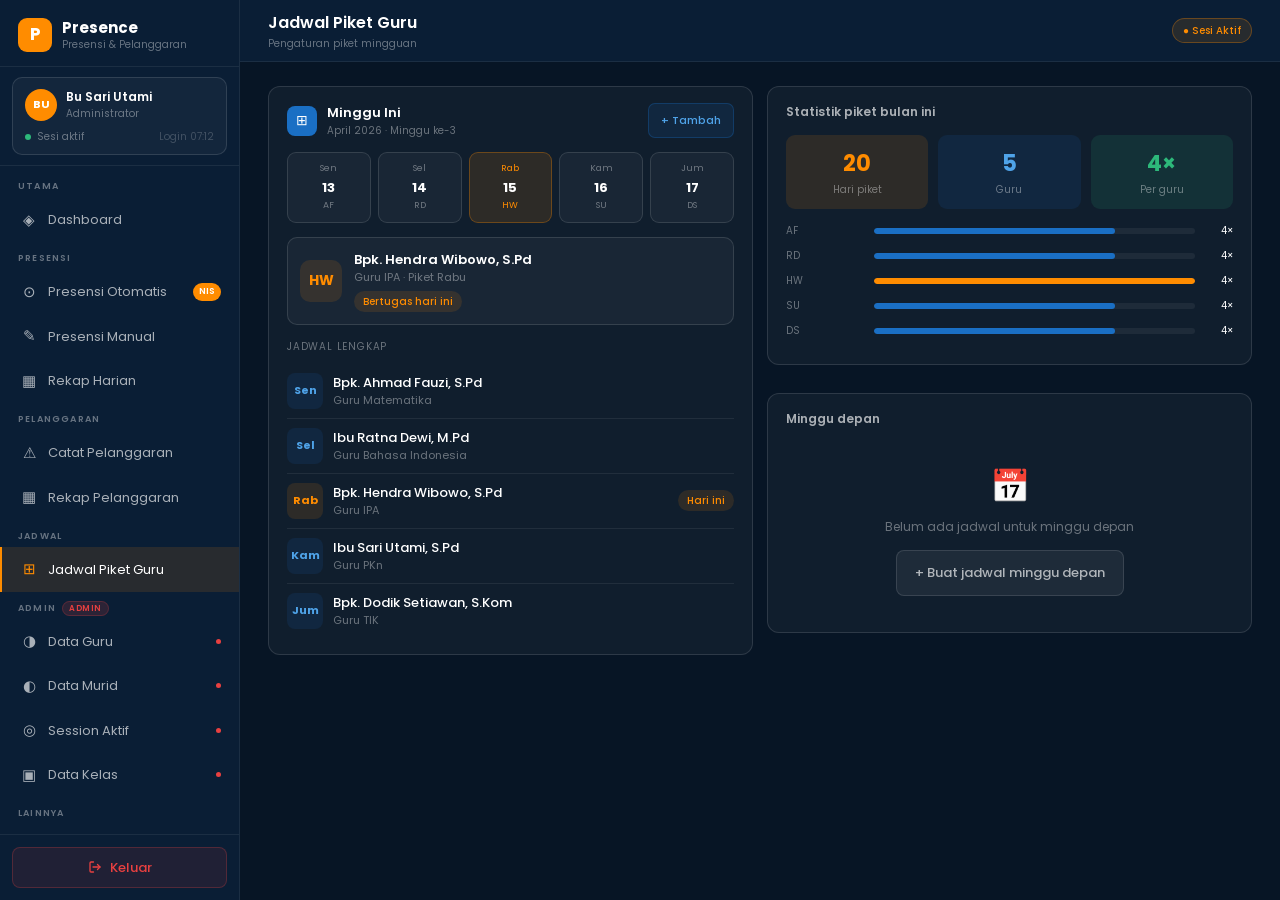
<file: jadwal-piket.html>
<!DOCTYPE html>
<html lang="id">
<head>
<meta charset="UTF-8">
<meta name="viewport" content="width=device-width, initial-scale=1.0">
<title>Presence — Jadwal Piket Guru</title>
<link rel="stylesheet" href="style.css">
<style>
  .add-modal-wrap { display:none; position:fixed; inset:0; background:rgba(0,0,0,0.6); z-index:300; align-items:center; justify-content:center; padding:20px; }
  .add-modal-wrap.show { display:flex; }
</style>
</head>
<body>
<div class="layout" id="app"></div>
<script src="sidebar.js"></script>
<script>
const schedule = [
  {day:'Senin', short:'Sen',date:13,init:'AF',name:'Bpk. Ahmad Fauzi, S.Pd',    mapel:'Guru Matematika',      today:false},
  {day:'Selasa',short:'Sel',date:14,init:'RD',name:'Ibu Ratna Dewi, M.Pd',       mapel:'Guru Bahasa Indonesia',today:false},
  {day:'Rabu',  short:'Rab',date:15,init:'HW',name:'Bpk. Hendra Wibowo, S.Pd',  mapel:'Guru IPA',             today:true },
  {day:'Kamis', short:'Kam',date:16,init:'SU',name:'Ibu Sari Utami, S.Pd',       mapel:'Guru PKn',             today:false},
  {day:'Jumat', short:'Jum',date:17,init:'DS',name:'Bpk. Dodik Setiawan, S.Kom',mapel:'Guru TIK',             today:false},
];
const today = schedule.find(s=>s.today);

const weekCards = schedule.map(s=>`
  <div class="day-card${s.today?' today':''}">
    <div class="day-lbl">${s.short}</div>
    <div class="day-num">${s.date}</div>
    <div class="day-init">${s.init}</div>
  </div>`).join('');

const tlItems = schedule.map(s=>`
  <div class="tl-item">
    <div class="tl-day${s.today?' today':''}">${s.short}</div>
    <div style="flex:1">
      <div class="tl-name">${s.name}</div>
      <div class="tl-sub">${s.mapel}</div>
    </div>
    ${s.today?'<span class="badge badge-orange">Hari ini</span>':''}
  </div>`).join('');

document.getElementById('app').innerHTML = `
${renderSidebar('jadwal-piket')}
<div class="main">
  ${renderTopbar('Jadwal Piket Guru', 'Pengaturan piket mingguan')}
  <div class="page-content">
    <div class="two-col">

      <div style="display:flex;flex-direction:column;gap:14px">
        <div class="card">
          <div class="card-head">
            <div style="display:flex;align-items:center;gap:10px">
              <div class="panel-icon" style="background:var(--blue)">⊞</div>
              <div>
                <div style="font-size:13px;font-weight:600;color:var(--text-1)">Minggu Ini</div>
                <div style="font-size:10px;color:var(--text-3)">April 2026 · Minggu ke-3</div>
              </div>
            </div>
            <button class="btn-add" onclick="document.getElementById('addModal').classList.add('show')">+ Tambah</button>
          </div>
          <div class="week-grid">${weekCards}</div>
          <div class="teacher-card">
            <div class="teacher-avatar">${today.init}</div>
            <div style="flex:1">
              <div style="font-size:13px;font-weight:600;color:var(--text-1)">${today.name}</div>
              <div style="font-size:11px;color:var(--text-3)">${today.mapel} · Piket ${today.day}</div>
              <span class="badge badge-orange" style="margin-top:5px;display:inline-block">Bertugas hari ini</span>
            </div>
          </div>
          <div style="font-size:10px;color:var(--text-3);text-transform:uppercase;letter-spacing:0.8px;margin-bottom:10px">Jadwal lengkap</div>
          ${tlItems}
        </div>
      </div>

      <div style="display:flex;flex-direction:column;gap:14px">
        <div class="card">
          <div class="card-head"><span class="card-title">Statistik piket bulan ini</span></div>
          <div class="three-col" style="margin-bottom:14px">
            <div style="background:var(--orange-dim);border-radius:9px;padding:12px;text-align:center">
              <div style="font-size:22px;font-weight:700;color:var(--orange)">20</div>
              <div style="font-size:10px;color:var(--text-3);margin-top:2px">Hari piket</div>
            </div>
            <div style="background:var(--blue-dim);border-radius:9px;padding:12px;text-align:center">
              <div style="font-size:22px;font-weight:700;color:#4fa3e8">5</div>
              <div style="font-size:10px;color:var(--text-3);margin-top:2px">Guru</div>
            </div>
            <div style="background:var(--green-dim);border-radius:9px;padding:12px;text-align:center">
              <div style="font-size:22px;font-weight:700;color:var(--green)">4×</div>
              <div style="font-size:10px;color:var(--text-3);margin-top:2px">Per guru</div>
            </div>
          </div>
          ${schedule.map(s=>`
          <div class="bar-row">
            <div class="bar-label" style="width:80px;font-size:10px">${s.init}</div>
            <div class="bar-track"><div class="bar-fill" style="width:${s.today?'100':'75'}%;background:${s.today?'var(--orange)':'var(--blue)'}"></div></div>
            <div class="bar-val">4×</div>
          </div>`).join('')}
        </div>
        <div class="card">
          <div class="card-head"><span class="card-title">Minggu depan</span></div>
          <div style="text-align:center;padding:20px 0">
            <div style="font-size:32px;margin-bottom:8px">📅</div>
            <div style="font-size:12px;color:var(--text-3);margin-bottom:14px">Belum ada jadwal untuk minggu depan</div>
            <button class="btn btn-ghost" onclick="document.getElementById('addModal').classList.add('show')">+ Buat jadwal minggu depan</button>
          </div>
        </div>
      </div>

    </div>
  </div>
</div>

<div class="add-modal-wrap" id="addModal">
  <div class="modal-box">
    <div class="modal-title">Tambah Jadwal Piket</div>
    <div class="modal-sub">Isi data guru dan hari piket</div>
    <div class="form-group" style="text-align:left">
      <label class="form-label">Pilih guru</label>
      <select class="form-control">
        <option>Bpk. Ahmad Fauzi, S.Pd</option>
        <option>Ibu Ratna Dewi, M.Pd</option>
        <option>Bpk. Hendra Wibowo, S.Pd</option>
        <option>Ibu Sari Utami, S.Pd</option>
        <option>Bpk. Dodik Setiawan, S.Kom</option>
      </select>
    </div>
    <div class="form-group" style="text-align:left">
      <label class="form-label">Hari piket</label>
      <select class="form-control">
        <option>Senin</option><option>Selasa</option><option>Rabu</option><option>Kamis</option><option>Jumat</option>
      </select>
    </div>
    <div class="form-group" style="text-align:left">
      <label class="form-label">Mulai tanggal</label>
      <input class="form-control" type="date" value="2026-04-20">
    </div>
    <div class="modal-btns">
      <button class="btn btn-ghost" style="flex:1" onclick="document.getElementById('addModal').classList.remove('show')">Batal</button>
      <button class="btn btn-primary" style="flex:1" onclick="alert('Jadwal disimpan!');document.getElementById('addModal').classList.remove('show')">Simpan</button>
    </div>
  </div>
</div>`;
initSidebar();
</script>
</body>
</html>
</file>
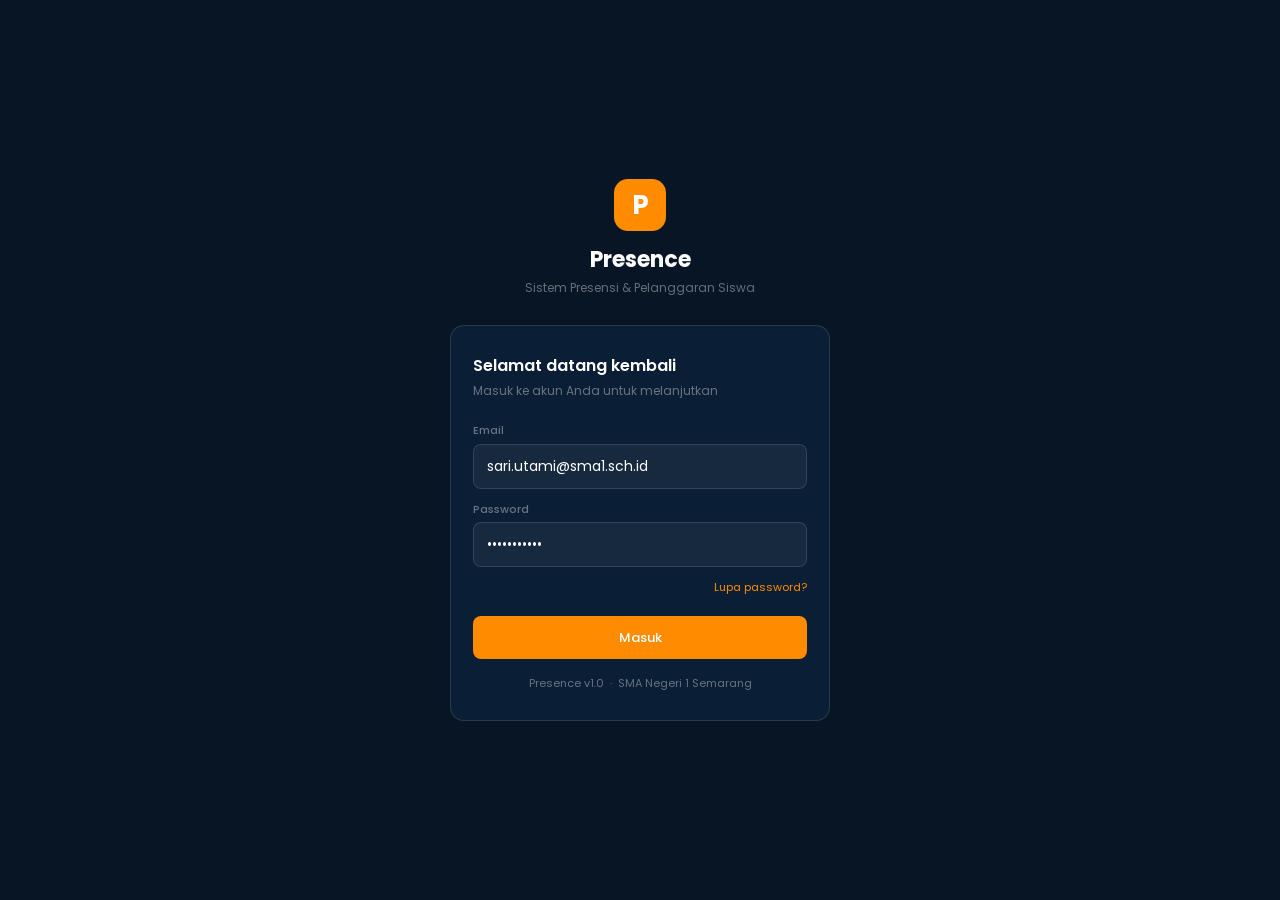
<file: login.html>
<!DOCTYPE html>
<html lang="id">
<head>
<meta charset="UTF-8">
<meta name="viewport" content="width=device-width, initial-scale=1.0">
<title>Presence — Login</title>
<link rel="stylesheet" href="style.css">
</head>
<body>
<div class="login-page">
  <div class="login-wrap">
    <div class="login-brand">
      <div class="brand-mark">P</div>
      <div class="brand-name">Presence</div>
      <div class="brand-sub">Sistem Presensi &amp; Pelanggaran Siswa</div>
    </div>
    <div class="login-card">
      <div class="login-title">Selamat datang kembali</div>
      <div class="login-sub">Masuk ke akun Anda untuk melanjutkan</div>
      <div class="form-group">
        <label class="form-label">Email</label>
        <input class="form-control" type="email" placeholder="nama@sekolah.sch.id" value="sari.utami@sma1.sch.id">
      </div>
      <div class="form-group">
        <label class="form-label">Password</label>
        <input class="form-control" type="password" value="password123">
      </div>
      <div style="display:flex;justify-content:flex-end;margin-bottom:20px">
        <a href="#" style="font-size:11px;color:var(--orange);text-decoration:none">Lupa password?</a>
      </div>
      <a href="dashboard.html" class="btn btn-primary btn-full">Masuk</a>
      <div class="login-footer">Presence v1.0 &nbsp;·&nbsp; SMA Negeri 1 Semarang</div>
    </div>
  </div>
</div>
</body>
</html>
</file>
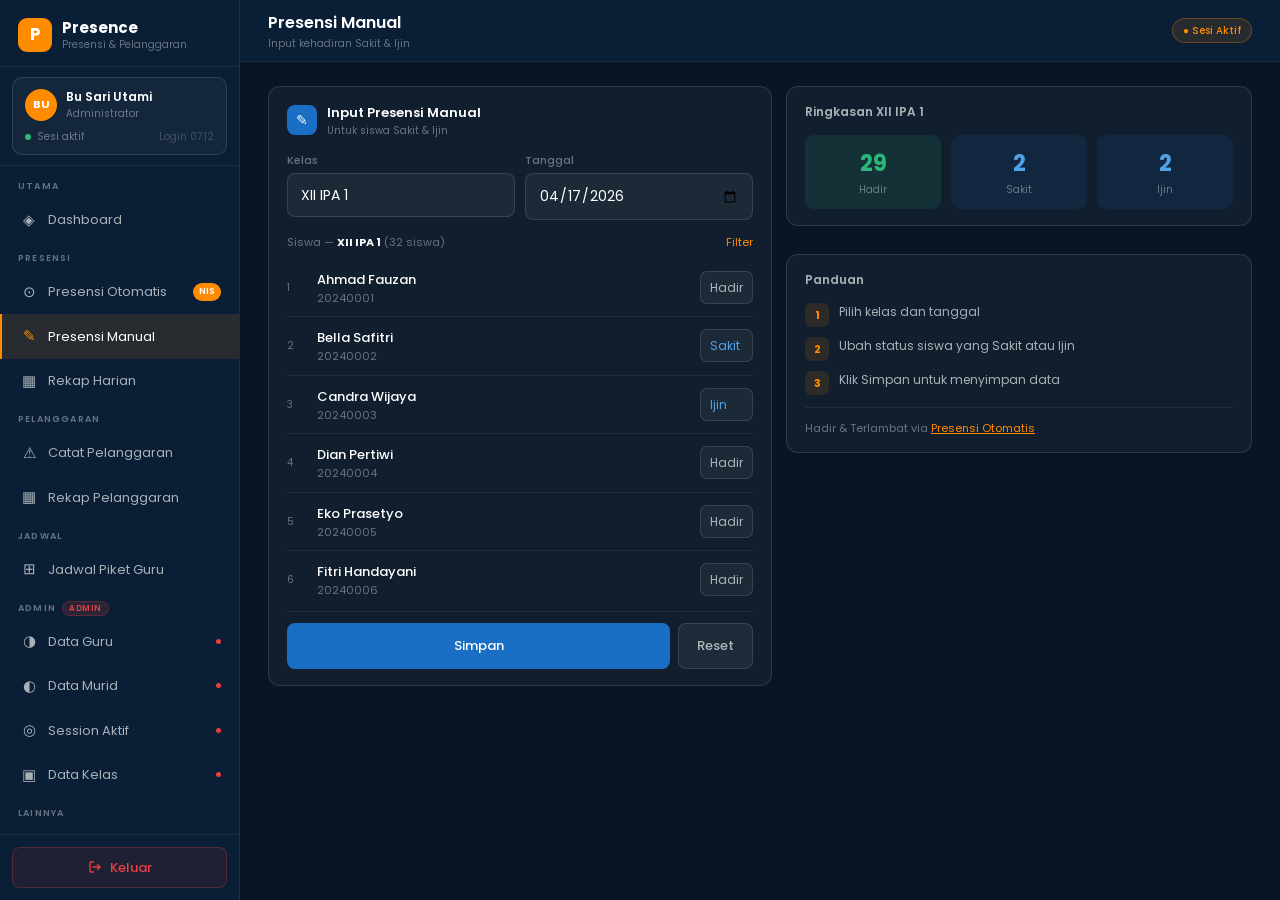
<file: presensi-manual.html>
<!DOCTYPE html>
<html lang="id">
<head>
<meta charset="UTF-8">
<meta name="viewport" content="width=device-width, initial-scale=1.0">
<title>Presence — Presensi Manual</title>
<link rel="stylesheet" href="style.css">
</head>
<body>
<div class="layout" id="app"></div>
<script src="sidebar.js"></script>
<script>
const students = [
  {no:1,name:'Ahmad Fauzan',nis:'20240001',status:'hadir'},
  {no:2,name:'Bella Safitri',nis:'20240002',status:'sakit'},
  {no:3,name:'Candra Wijaya',nis:'20240003',status:'ijin'},
  {no:4,name:'Dian Pertiwi',nis:'20240004',status:'hadir'},
  {no:5,name:'Eko Prasetyo',nis:'20240005',status:'hadir'},
  {no:6,name:'Fitri Handayani',nis:'20240006',status:'hadir'},
  {no:7,name:'Galih Santoso',nis:'20240007',status:'sakit'},
  {no:8,name:'Hana Dewi',nis:'20240008',status:'hadir'},
  {no:9,name:'Ilham Nugraha',nis:'20240009',status:'hadir'},
  {no:10,name:'Jihan Rahayu',nis:'20240010',status:'ijin'},
];

const stuRows = students.map(s => `
  <div class="stu-row">
    <span class="stu-num">${s.no}</span>
    <div style="flex:1"><span class="stu-name">${s.name}</span><span class="stu-nis">${s.nis}</span></div>
    <select class="stu-select" style="color:${s.status==='hadir'?'var(--text-2)':'#4fa3e8'}">
      <option ${s.status==='hadir'?'selected':''}>Hadir</option>
      <option ${s.status==='sakit'?'selected':''}>Sakit</option>
      <option ${s.status==='ijin'?'selected':''}>Ijin</option>
    </select>
  </div>`).join('');

document.getElementById('app').innerHTML = `
${renderSidebar('presensi-manual')}
<div class="main">
  ${renderTopbar('Presensi Manual', 'Input kehadiran Sakit & Ijin')}
  <div class="page-content">
    <div class="two-col">

      <div class="card">
        <div class="card-head">
          <div style="display:flex;align-items:center;gap:10px">
            <div class="panel-icon" style="background:var(--blue)">✎</div>
            <div>
              <div style="font-size:13px;font-weight:600;color:var(--text-1)">Input Presensi Manual</div>
              <div style="font-size:10px;color:var(--text-3)">Untuk siswa Sakit &amp; Ijin</div>
            </div>
          </div>
        </div>
        <div style="display:flex;gap:10px;flex-wrap:wrap">
          <div style="flex:1;min-width:140px">
            <label class="form-label">Kelas</label>
            <select class="form-control">
              <option>XII IPA 1</option><option>XII IPA 2</option>
              <option>XI IPS 1</option><option>XI IPS 2</option>
              <option>X IPA 1</option><option>X IPS 1</option>
            </select>
          </div>
          <div style="flex:1;min-width:140px">
            <label class="form-label">Tanggal</label>
            <input class="form-control" type="date" value="2026-04-17">
          </div>
        </div>
        <div style="display:flex;justify-content:space-between;align-items:center;margin:14px 0 8px">
          <span style="font-size:11px;color:var(--text-3)">Siswa — <strong style="color:var(--text-1)">XII IPA 1</strong> (32 siswa)</span>
          <span style="font-size:11px;color:var(--orange);cursor:pointer">Filter</span>
        </div>
        <div style="max-height:340px;overflow-y:auto">${stuRows}</div>
        <div class="divider"></div>
        <div style="display:flex;gap:8px">
          <button class="btn btn-secondary" style="flex:1" onclick="alert('Data berhasil disimpan!')">Simpan</button>
          <button class="btn btn-ghost" onclick="location.reload()">Reset</button>
        </div>
      </div>

      <div style="display:flex;flex-direction:column;gap:14px">
        <div class="card">
          <div class="card-head"><span class="card-title">Ringkasan XII IPA 1</span></div>
          <div class="three-col">
            <div style="background:var(--green-dim);border-radius:9px;padding:12px;text-align:center">
              <div style="font-size:22px;font-weight:700;color:var(--green)">29</div>
              <div style="font-size:10px;color:var(--text-3);margin-top:2px">Hadir</div>
            </div>
            <div style="background:var(--blue-dim);border-radius:9px;padding:12px;text-align:center">
              <div style="font-size:22px;font-weight:700;color:#4fa3e8">2</div>
              <div style="font-size:10px;color:var(--text-3);margin-top:2px">Sakit</div>
            </div>
            <div style="background:var(--blue-dim);border-radius:9px;padding:12px;text-align:center">
              <div style="font-size:22px;font-weight:700;color:#4fa3e8">2</div>
              <div style="font-size:10px;color:var(--text-3);margin-top:2px">Ijin</div>
            </div>
          </div>
        </div>
        <div class="card">
          <div class="card-head"><span class="card-title">Panduan</span></div>
          <div style="display:flex;flex-direction:column;gap:10px">
            <div style="display:flex;gap:10px;align-items:flex-start">
              <div style="width:24px;height:24px;border-radius:6px;background:var(--orange-dim);display:flex;align-items:center;justify-content:center;font-size:11px;font-weight:700;color:var(--orange);flex-shrink:0">1</div>
              <span style="font-size:12px;color:var(--text-2)">Pilih kelas dan tanggal</span>
            </div>
            <div style="display:flex;gap:10px;align-items:flex-start">
              <div style="width:24px;height:24px;border-radius:6px;background:var(--orange-dim);display:flex;align-items:center;justify-content:center;font-size:11px;font-weight:700;color:var(--orange);flex-shrink:0">2</div>
              <span style="font-size:12px;color:var(--text-2)">Ubah status siswa yang Sakit atau Ijin</span>
            </div>
            <div style="display:flex;gap:10px;align-items:flex-start">
              <div style="width:24px;height:24px;border-radius:6px;background:var(--orange-dim);display:flex;align-items:center;justify-content:center;font-size:11px;font-weight:700;color:var(--orange);flex-shrink:0">3</div>
              <span style="font-size:12px;color:var(--text-2)">Klik Simpan untuk menyimpan data</span>
            </div>
          </div>
          <div class="divider"></div>
          <div style="font-size:11px;color:var(--text-3)">Hadir &amp; Terlambat via <a href="presensi-otomatis.html" style="color:var(--orange)">Presensi Otomatis</a></div>
        </div>
      </div>

    </div>
  </div>
</div>`;
initSidebar();
</script>
</body>
</html>
</file>
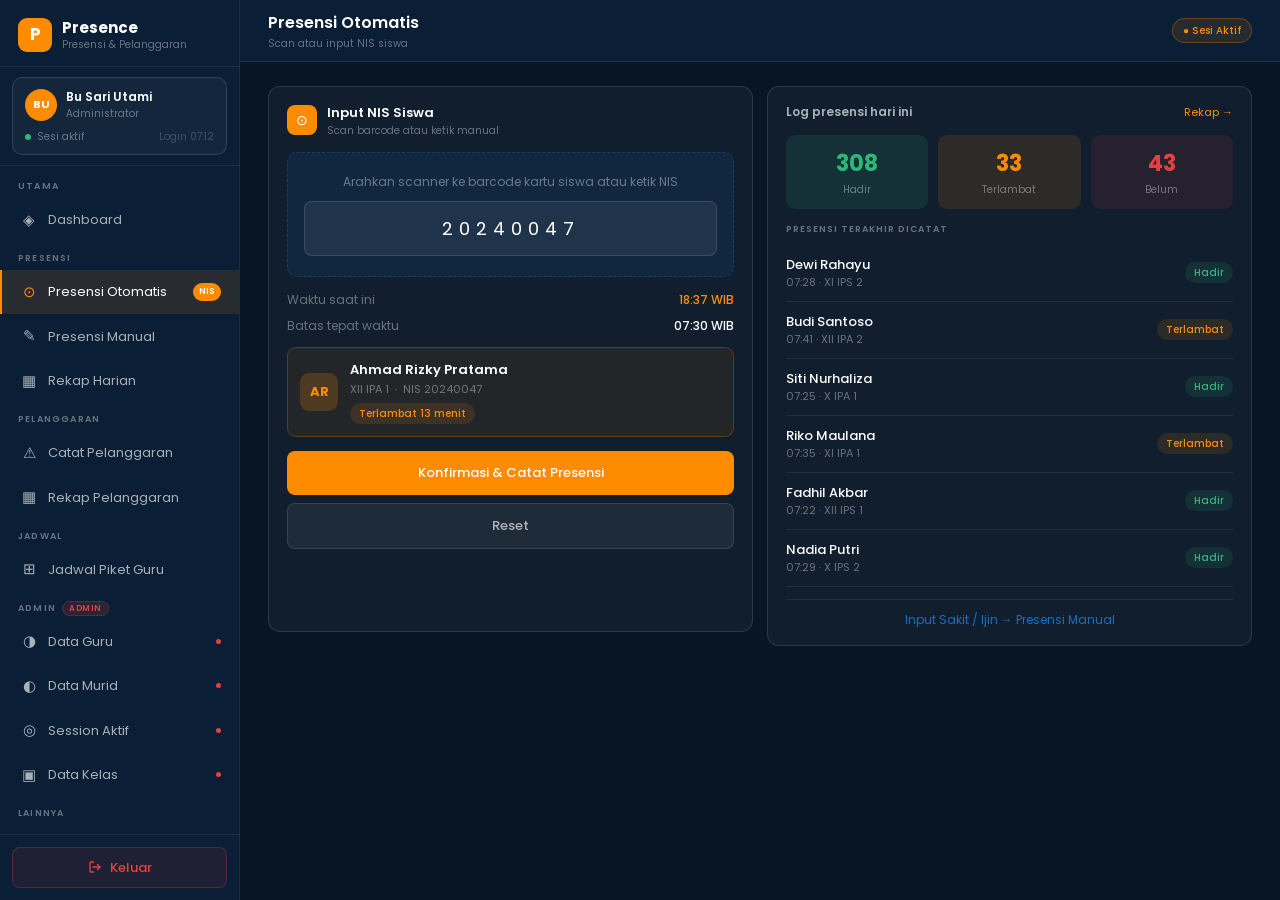
<file: presensi-otomatis.html>
<!DOCTYPE html>
<html lang="id">
<head>
<meta charset="UTF-8">
<meta name="viewport" content="width=device-width, initial-scale=1.0">
<title>Presence — Presensi Otomatis</title>
<link rel="stylesheet" href="style.css">
</head>
<body>
<div class="layout" id="app"></div>
<script src="sidebar.js"></script>
<script>
document.getElementById('app').innerHTML = `
${renderSidebar('presensi-otomatis')}
<div class="main">
  ${renderTopbar('Presensi Otomatis', 'Scan atau input NIS siswa')}
  <div class="page-content">
    <div class="two-col">

      <div class="card">
        <div class="card-head">
          <div style="display:flex;align-items:center;gap:10px">
            <div class="panel-icon" style="background:var(--orange)">⊙</div>
            <div>
              <div style="font-size:13px;font-weight:600;color:var(--text-1)">Input NIS Siswa</div>
              <div style="font-size:10px;color:var(--text-3)">Scan barcode atau ketik manual</div>
            </div>
          </div>
        </div>
        <div class="nis-box">
          <div class="nis-box-label">Arahkan scanner ke barcode kartu siswa atau ketik NIS</div>
          <input class="nis-input" id="nisInput" type="tel" inputmode="numeric" placeholder="_ _ _ _ _ _ _ _" value="20240047">
        </div>
        <div class="info-row">
          <span class="info-lbl">Waktu saat ini</span>
          <span class="info-val" style="color:var(--orange)" id="clockDisplay">07:43 WIB</span>
        </div>
        <div class="info-row">
          <span class="info-lbl">Batas tepat waktu</span>
          <span class="info-val">07:30 WIB</span>
        </div>
        <div class="confirm-card late">
          <div class="confirm-avatar">AR</div>
          <div>
            <div class="confirm-name">Ahmad Rizky Pratama</div>
            <div class="confirm-meta">XII IPA 1 &nbsp;·&nbsp; NIS 20240047</div>
            <span class="badge badge-orange" style="margin-top:5px;display:inline-block">Terlambat 13 menit</span>
          </div>
        </div>
        <button class="btn btn-primary btn-full" style="margin-top:14px" onclick="alert('Presensi berhasil dicatat!')">
          Konfirmasi &amp; Catat Presensi
        </button>
        <button class="btn btn-ghost btn-full" style="margin-top:8px" onclick="document.getElementById('nisInput').value=''">Reset</button>
      </div>

      <div class="card">
        <div class="card-head">
          <span class="card-title">Log presensi hari ini</span>
          <a href="rekap-presensi.html" class="card-link">Rekap →</a>
        </div>
        <div class="three-col" style="margin-bottom:14px">
          <div style="background:var(--green-dim);border-radius:9px;padding:12px;text-align:center">
            <div style="font-size:22px;font-weight:700;color:var(--green)">308</div>
            <div style="font-size:10px;color:var(--text-3);margin-top:2px">Hadir</div>
          </div>
          <div style="background:var(--orange-dim);border-radius:9px;padding:12px;text-align:center">
            <div style="font-size:22px;font-weight:700;color:var(--orange)">33</div>
            <div style="font-size:10px;color:var(--text-3);margin-top:2px">Terlambat</div>
          </div>
          <div style="background:var(--red-dim);border-radius:9px;padding:12px;text-align:center">
            <div style="font-size:22px;font-weight:700;color:var(--red)">43</div>
            <div style="font-size:10px;color:var(--text-3);margin-top:2px">Belum</div>
          </div>
        </div>
        <div class="recent-lbl">Presensi terakhir dicatat</div>
        <div class="recent-item"><div><div class="ri-name">Dewi Rahayu</div><div class="ri-time">07:28 · XI IPS 2</div></div><span class="badge badge-green">Hadir</span></div>
        <div class="recent-item"><div><div class="ri-name">Budi Santoso</div><div class="ri-time">07:41 · XII IPA 2</div></div><span class="badge badge-orange">Terlambat</span></div>
        <div class="recent-item"><div><div class="ri-name">Siti Nurhaliza</div><div class="ri-time">07:25 · X IPA 1</div></div><span class="badge badge-green">Hadir</span></div>
        <div class="recent-item"><div><div class="ri-name">Riko Maulana</div><div class="ri-time">07:35 · XI IPA 1</div></div><span class="badge badge-orange">Terlambat</span></div>
        <div class="recent-item"><div><div class="ri-name">Fadhil Akbar</div><div class="ri-time">07:22 · XII IPS 1</div></div><span class="badge badge-green">Hadir</span></div>
        <div class="recent-item"><div><div class="ri-name">Nadia Putri</div><div class="ri-time">07:29 · X IPS 2</div></div><span class="badge badge-green">Hadir</span></div>
        <div class="divider"></div>
        <a href="presensi-manual.html" style="font-size:12px;color:var(--blue);text-decoration:none;display:block;text-align:center">
          Input Sakit / Ijin → Presensi Manual
        </a>
      </div>

    </div>
  </div>
</div>`;
initSidebar();

function updateClock() {
  const now = new Date();
  const h = now.getHours().toString().padStart(2,'0');
  const m = now.getMinutes().toString().padStart(2,'0');
  const late = now.getHours() > 7 || (now.getHours() === 7 && now.getMinutes() >= 30);
  const el = document.getElementById('clockDisplay');
  if (el) { el.textContent = h + ':' + m + ' WIB'; el.style.color = late ? 'var(--orange)' : 'var(--green)'; }
}
setInterval(updateClock, 1000); updateClock();
</script>
</body>
</html>
</file>
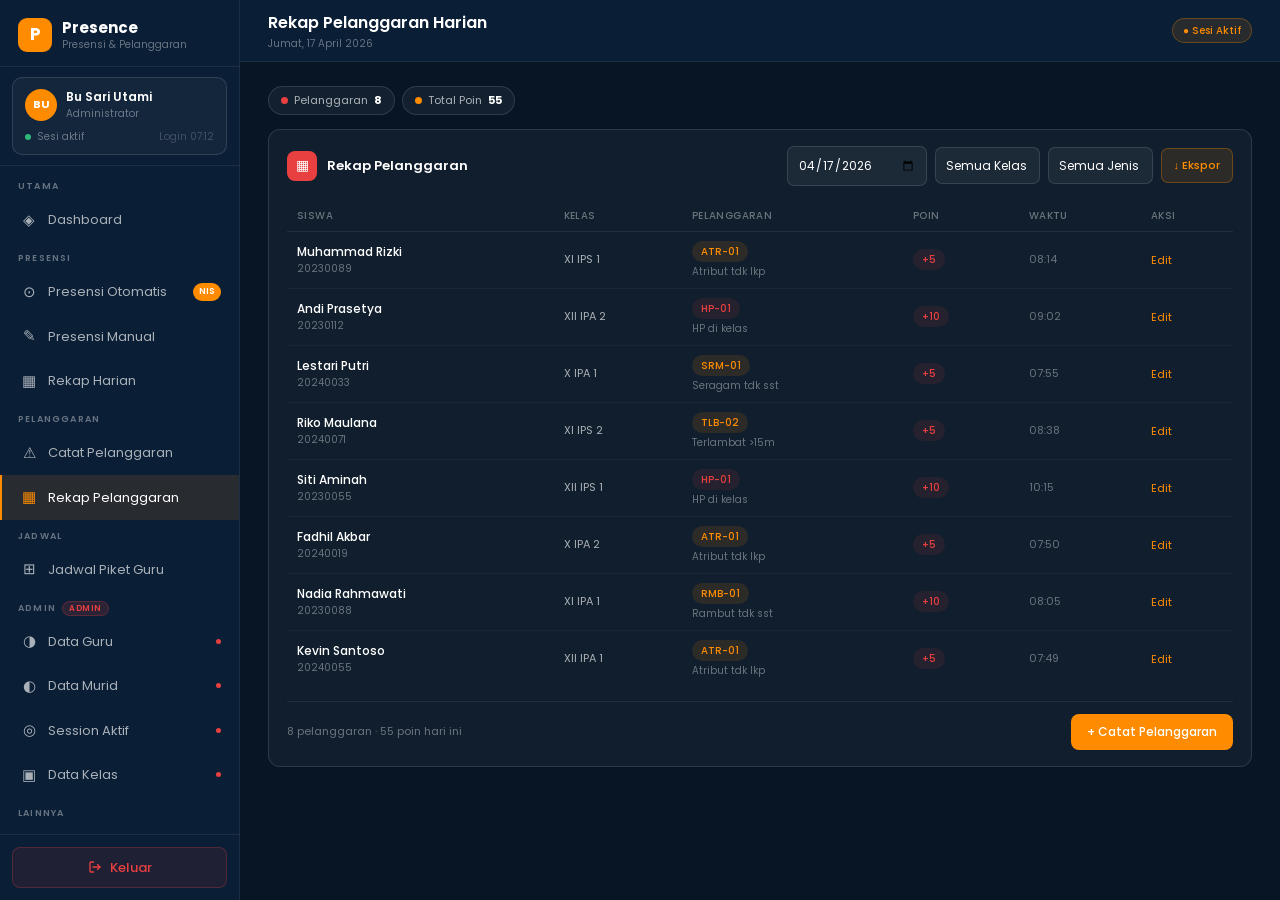
<file: rekap-pelanggaran.html>
<!DOCTYPE html>
<html lang="id">
<head>
<meta charset="UTF-8">
<meta name="viewport" content="width=device-width, initial-scale=1.0">
<title>Presence — Rekap Pelanggaran</title>
<link rel="stylesheet" href="style.css">
</head>
<body>
<div class="layout" id="app"></div>
<script src="sidebar.js"></script>
<script>
const viols = [
  {name:'Muhammad Rizki', nis:'20230089',kelas:'XI IPS 1', type:'Atribut tdk lkp',code:'ATR-01',point:5, time:'08:14'},
  {name:'Andi Prasetya',  nis:'20230112',kelas:'XII IPA 2',type:'HP di kelas',     code:'HP-01', point:10,time:'09:02'},
  {name:'Lestari Putri',  nis:'20240033',kelas:'X IPA 1',  type:'Seragam tdk sst', code:'SRM-01',point:5, time:'07:55'},
  {name:'Riko Maulana',   nis:'20240071',kelas:'XI IPS 2', type:'Terlambat >15m',  code:'TLB-02',point:5, time:'08:38'},
  {name:'Siti Aminah',    nis:'20230055',kelas:'XII IPS 1',type:'HP di kelas',     code:'HP-01', point:10,time:'10:15'},
  {name:'Fadhil Akbar',   nis:'20240019',kelas:'X IPA 2',  type:'Atribut tdk lkp', code:'ATR-01',point:5, time:'07:50'},
  {name:'Nadia Rahmawati',nis:'20230088',kelas:'XI IPA 1', type:'Rambut tdk sst',  code:'RMB-01',point:10,time:'08:05'},
  {name:'Kevin Santoso',  nis:'20240055',kelas:'XII IPA 1',type:'Atribut tdk lkp', code:'ATR-01',point:5, time:'07:49'},
];
const totalPt = viols.reduce((a,v)=>a+v.point,0);
const isBig = c => ['HP-01','FGT-01','RKK-01'].includes(c);

const rows = viols.map(v=>`
  <tr>
    <td><div style="font-size:12px;font-weight:500">${v.name}</div><div style="font-size:10px;color:var(--text-3)">${v.nis}</div></td>
    <td style="font-size:11px;color:var(--text-2);white-space:nowrap">${v.kelas}</td>
    <td><span class="badge ${isBig(v.code)?'badge-red':'badge-orange'}">${v.code}</span><div style="font-size:10px;color:var(--text-3);margin-top:2px">${v.type}</div></td>
    <td><span class="badge badge-red">+${v.point}</span></td>
    <td style="font-size:11px;color:var(--text-3);white-space:nowrap">${v.time}</td>
    <td><a href="catat-pelanggaran.html" style="font-size:11px;color:var(--orange);text-decoration:none">Edit</a></td>
  </tr>`).join('');

document.getElementById('app').innerHTML = `
${renderSidebar('rekap-pelanggaran')}
<div class="main">
  ${renderTopbar('Rekap Pelanggaran Harian')}
  <div class="page-content">

    <div class="chip-row">
      <div class="chip"><span class="chip-dot" style="background:var(--red)"></span>Pelanggaran <strong>${viols.length}</strong></div>
      <div class="chip"><span class="chip-dot" style="background:var(--orange)"></span>Total Poin <strong>${totalPt}</strong></div>
    </div>

    <div class="card">
      <div class="card-head" style="flex-wrap:wrap;gap:10px">
        <div style="display:flex;align-items:center;gap:10px">
          <div class="panel-icon" style="background:var(--red)">▦</div>
          <span style="font-size:13px;font-weight:600;color:var(--text-1)">Rekap Pelanggaran</span>
        </div>
        <div style="display:flex;gap:8px;align-items:center;flex-wrap:wrap">
          <input type="date" class="filter-select" value="2026-04-17" style="min-width:140px">
          <select class="filter-select"><option>Semua Kelas</option><option>XII IPA 1</option><option>XI IPS 1</option></select>
          <select class="filter-select"><option>Semua Jenis</option><option>ATR-01</option><option>HP-01</option></select>
          <a href="#" class="btn-export" onclick="alert('Ekspor...')">↓ Ekspor</a>
        </div>
      </div>
      <div class="table-wrap">
        <table class="data-table">
          <thead><tr><th>Siswa</th><th>Kelas</th><th>Pelanggaran</th><th>Poin</th><th>Waktu</th><th>Aksi</th></tr></thead>
          <tbody>${rows}</tbody>
        </table>
      </div>
      <div style="margin-top:14px;padding-top:12px;border-top:0.5px solid var(--border);display:flex;justify-content:space-between;align-items:center;flex-wrap:wrap;gap:10px">
        <span style="font-size:11px;color:var(--text-3)">${viols.length} pelanggaran · ${totalPt} poin hari ini</span>
        <a href="catat-pelanggaran.html" class="btn btn-primary" style="padding:9px 16px;font-size:12px">+ Catat Pelanggaran</a>
      </div>
    </div>

  </div>
</div>`;
initSidebar();
</script>
</body>
</html>
</file>
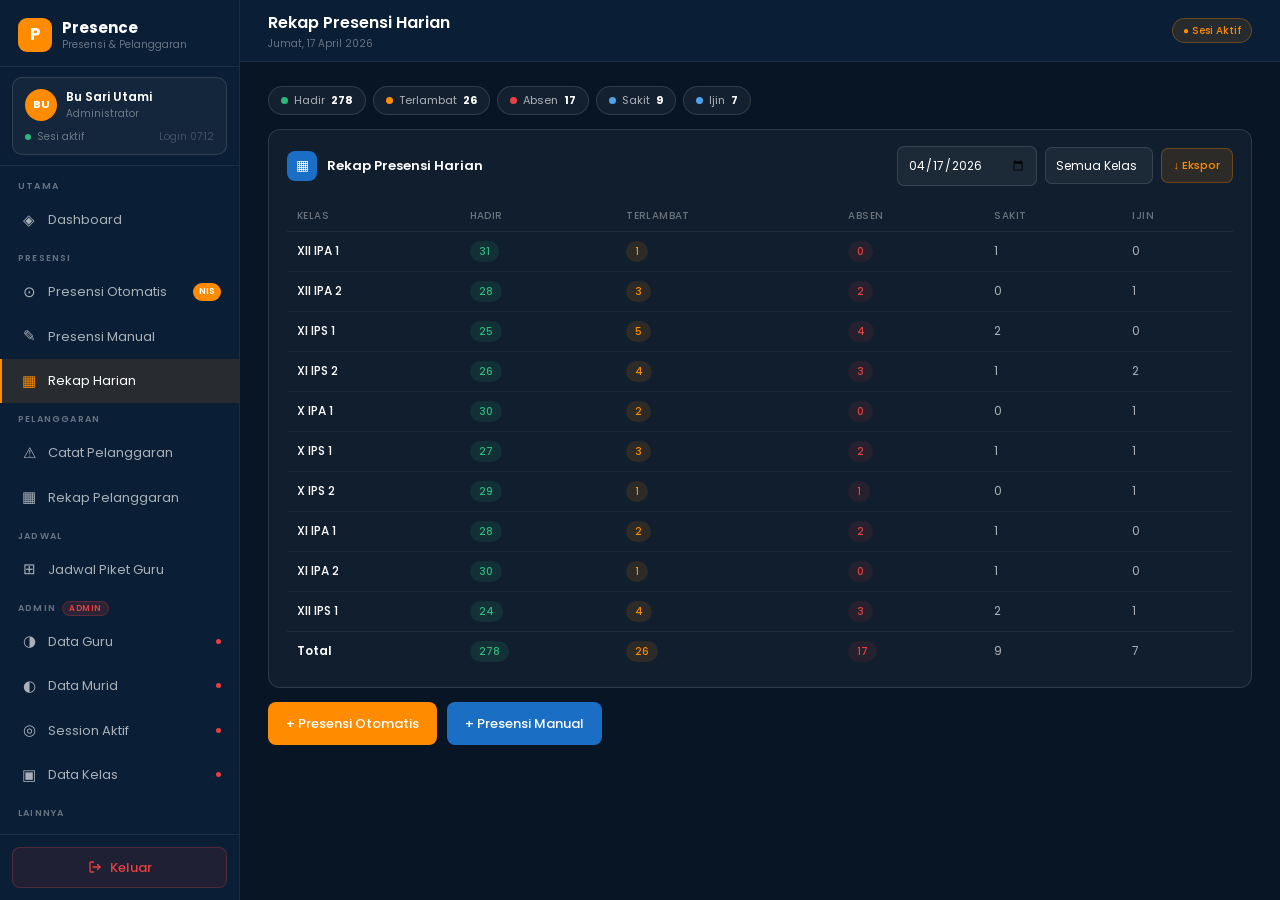
<file: rekap-presensi.html>
<!DOCTYPE html>
<html lang="id">
<head>
<meta charset="UTF-8">
<meta name="viewport" content="width=device-width, initial-scale=1.0">
<title>Presence — Rekap Presensi</title>
<link rel="stylesheet" href="style.css">
</head>
<body>
<div class="layout" id="app"></div>
<script src="sidebar.js"></script>
<script>
const data = [
  {kelas:'XII IPA 1',hadir:31,terlambat:1,absen:0,sakit:1,ijin:0},
  {kelas:'XII IPA 2',hadir:28,terlambat:3,absen:2,sakit:0,ijin:1},
  {kelas:'XI IPS 1', hadir:25,terlambat:5,absen:4,sakit:2,ijin:0},
  {kelas:'XI IPS 2', hadir:26,terlambat:4,absen:3,sakit:1,ijin:2},
  {kelas:'X IPA 1',  hadir:30,terlambat:2,absen:0,sakit:0,ijin:1},
  {kelas:'X IPS 1',  hadir:27,terlambat:3,absen:2,sakit:1,ijin:1},
  {kelas:'X IPS 2',  hadir:29,terlambat:1,absen:1,sakit:0,ijin:1},
  {kelas:'XI IPA 1', hadir:28,terlambat:2,absen:2,sakit:1,ijin:0},
  {kelas:'XI IPA 2', hadir:30,terlambat:1,absen:0,sakit:1,ijin:0},
  {kelas:'XII IPS 1',hadir:24,terlambat:4,absen:3,sakit:2,ijin:1},
];
const tH=data.reduce((a,r)=>a+r.hadir,0), tT=data.reduce((a,r)=>a+r.terlambat,0),
      tA=data.reduce((a,r)=>a+r.absen,0), tS=data.reduce((a,r)=>a+r.sakit,0), tI=data.reduce((a,r)=>a+r.ijin,0);

const rows = data.map(r=>`
  <tr>
    <td style="font-weight:500">${r.kelas}</td>
    <td><span class="badge badge-green">${r.hadir}</span></td>
    <td><span class="badge badge-orange">${r.terlambat}</span></td>
    <td><span class="badge badge-red">${r.absen}</span></td>
    <td style="color:var(--text-2)">${r.sakit}</td>
    <td style="color:var(--text-2)">${r.ijin}</td>
  </tr>`).join('');

document.getElementById('app').innerHTML = `
${renderSidebar('rekap-presensi')}
<div class="main">
  ${renderTopbar('Rekap Presensi Harian')}
  <div class="page-content">

    <div class="chip-row">
      <div class="chip"><span class="chip-dot" style="background:var(--green)"></span>Hadir <strong>${tH}</strong></div>
      <div class="chip"><span class="chip-dot" style="background:var(--orange)"></span>Terlambat <strong>${tT}</strong></div>
      <div class="chip"><span class="chip-dot" style="background:var(--red)"></span>Absen <strong>${tA}</strong></div>
      <div class="chip"><span class="chip-dot" style="background:#4fa3e8"></span>Sakit <strong>${tS}</strong></div>
      <div class="chip"><span class="chip-dot" style="background:#4fa3e8"></span>Ijin <strong>${tI}</strong></div>
    </div>

    <div class="card">
      <div class="card-head" style="flex-wrap:wrap;gap:10px">
        <div style="display:flex;align-items:center;gap:10px">
          <div class="panel-icon" style="background:var(--blue)">▦</div>
          <span style="font-size:13px;font-weight:600;color:var(--text-1)">Rekap Presensi Harian</span>
        </div>
        <div style="display:flex;gap:8px;align-items:center;flex-wrap:wrap">
          <input type="date" class="filter-select" value="2026-04-17" style="min-width:140px">
          <select class="filter-select">
            <option>Semua Kelas</option><option>XII IPA 1</option><option>XI IPS 1</option>
          </select>
          <a href="#" class="btn-export" onclick="alert('Ekspor...')">↓ Ekspor</a>
        </div>
      </div>
      <div class="table-wrap">
        <table class="data-table">
          <thead><tr><th>Kelas</th><th>Hadir</th><th>Terlambat</th><th>Absen</th><th>Sakit</th><th>Ijin</th></tr></thead>
          <tbody>${rows}</tbody>
          <tfoot>
            <tr style="border-top:1px solid var(--border)">
              <td style="font-weight:600">Total</td>
              <td><span class="badge badge-green">${tH}</span></td>
              <td><span class="badge badge-orange">${tT}</span></td>
              <td><span class="badge badge-red">${tA}</span></td>
              <td style="color:var(--text-2)">${tS}</td>
              <td style="color:var(--text-2)">${tI}</td>
            </tr>
          </tfoot>
        </table>
      </div>
    </div>

    <div style="display:flex;gap:10px;flex-wrap:wrap;margin-top:4px">
      <a href="presensi-otomatis.html" class="btn btn-primary">+ Presensi Otomatis</a>
      <a href="presensi-manual.html" class="btn btn-secondary">+ Presensi Manual</a>
    </div>

  </div>
</div>`;
initSidebar();
</script>
</body>
</html>
</file>
<file: style.css>
@import url('https://fonts.googleapis.com/css2?family=Poppins:wght@400;500;600;700&display=swap');

*, *::before, *::after { box-sizing: border-box; margin: 0; padding: 0; }

:root {
  --navy-deep:   #071525;
  --navy-mid:    #0a1e35;
  --navy-soft:   #0f2844;
  --orange:      #ff8c00;
  --orange-dim:  rgba(255,140,0,0.12);
  --orange-bdr:  rgba(255,140,0,0.3);
  --blue:        #1a6fc4;
  --blue-dim:    rgba(26,111,196,0.12);
  --green:       #2db87a;
  --green-dim:   rgba(45,184,122,0.12);
  --red:         #e84040;
  --red-dim:     rgba(232,64,64,0.1);
  --text-1:      #ffffff;
  --text-2:      rgba(255,255,255,0.65);
  --text-3:      rgba(255,255,255,0.38);
  --border:      rgba(255,255,255,0.07);
  --border-md:   rgba(255,255,255,0.12);
  --sidebar-w:   240px;
  --topbar-h:    56px;
  --bottomnav-h: 64px;
}

/* ════ SCROLLBAR CUSTOM — warna brand Presence ════ */
* {
  scrollbar-width: thin;
  scrollbar-color: rgba(255,140,0,0.35) rgba(10,30,53,0.5);
}
*::-webkit-scrollbar        { width: 5px; height: 5px; }
*::-webkit-scrollbar-track  { background: rgba(10,30,53,0.5); border-radius: 10px; }
*::-webkit-scrollbar-thumb  { background: rgba(255,140,0,0.35); border-radius: 10px; border: 1px solid rgba(255,140,0,0.10); }
*::-webkit-scrollbar-thumb:hover  { background: rgba(255,140,0,0.60); }
*::-webkit-scrollbar-thumb:active { background: #ff8c00; }
*::-webkit-scrollbar-corner { background: transparent; }

/* Thin (3px) — sidebar nav */
.scrollbar-thin {
  scrollbar-width: thin;
  scrollbar-color: rgba(255,140,0,0.30) transparent;
}
.scrollbar-thin::-webkit-scrollbar        { width: 3px; height: 3px; }
.scrollbar-thin::-webkit-scrollbar-track  { background: transparent; }
.scrollbar-thin::-webkit-scrollbar-thumb  { background: rgba(255,140,0,0.30); border-radius: 10px; }
.scrollbar-thin::-webkit-scrollbar-thumb:hover { background: rgba(255,140,0,0.55); }

/* None — hide but scrollable */
.scrollbar-none { scrollbar-width: none; }
.scrollbar-none::-webkit-scrollbar { display: none; }

/* Auto-hide — hanya muncul saat hover */
.scrollbar-autohide { scrollbar-width: none; }
.scrollbar-autohide::-webkit-scrollbar        { width: 5px; height: 5px; }
.scrollbar-autohide::-webkit-scrollbar-thumb  { background: transparent; border-radius: 10px; transition: background 0.2s; }
.scrollbar-autohide:hover                     { scrollbar-width: thin; scrollbar-color: rgba(255,140,0,0.35) transparent; }
.scrollbar-autohide:hover::-webkit-scrollbar-thumb       { background: rgba(255,140,0,0.35); }
.scrollbar-autohide:hover::-webkit-scrollbar-thumb:hover { background: rgba(255,140,0,0.60); }

/* Blue variant — page content */
.scrollbar-blue {
  scrollbar-width: thin;
  scrollbar-color: rgba(26,111,196,0.40) rgba(10,30,53,0.50);
}
.scrollbar-blue::-webkit-scrollbar        { width: 4px; height: 4px; }
.scrollbar-blue::-webkit-scrollbar-track  { background: rgba(10,30,53,0.50); border-radius: 10px; }
.scrollbar-blue::-webkit-scrollbar-thumb  { background: rgba(26,111,196,0.40); border-radius: 10px; }
.scrollbar-blue::-webkit-scrollbar-thumb:hover { background: #1a6fc4; }

/* Green variant — log/aktivitas */
.scrollbar-green {
  scrollbar-width: thin;
  scrollbar-color: rgba(45,184,122,0.40) rgba(10,30,53,0.50);
}
.scrollbar-green::-webkit-scrollbar        { width: 4px; height: 4px; }
.scrollbar-green::-webkit-scrollbar-track  { background: rgba(10,30,53,0.50); border-radius: 10px; }
.scrollbar-green::-webkit-scrollbar-thumb  { background: rgba(45,184,122,0.40); border-radius: 10px; }
.scrollbar-green::-webkit-scrollbar-thumb:hover { background: #2db87a; }

/* Horizontal — tabel overflow-x */
.scrollbar-x {
  overflow-x: auto; overflow-y: hidden;
  scrollbar-width: thin;
  scrollbar-color: rgba(255,140,0,0.30) transparent;
}
.scrollbar-x::-webkit-scrollbar        { height: 4px; }
.scrollbar-x::-webkit-scrollbar-track  { background: rgba(10,30,53,0.50); border-radius: 10px; }
.scrollbar-x::-webkit-scrollbar-thumb  { background: rgba(255,140,0,0.30); border-radius: 10px; }
.scrollbar-x::-webkit-scrollbar-thumb:hover { background: rgba(255,140,0,0.60); }



html { font-size: 14px; }
body {
  font-family: 'Poppins', sans-serif;
  background: var(--navy-deep);
  color: var(--text-1);
  line-height: 1.5;
  min-height: 100vh;
  -webkit-tap-highlight-color: transparent;
}

/* ════ LAYOUT — mobile: stacked ════ */
.layout { display: flex; flex-direction: column; min-height: 100vh; }

/* ════ SIDEBAR — drawer on mobile ════ */
.sidebar {
  position: fixed; top: 0; left: 0; bottom: 0;
  width: var(--sidebar-w);
  background: var(--navy-mid); border-right: 1px solid var(--border);
  display: flex; flex-direction: column;
  z-index: 200;
  transform: translateX(-100%);
  transition: transform 0.28s cubic-bezier(0.4,0,0.2,1);
  overflow: hidden;
}
.sidebar.open { transform: translateX(0); }

.sidebar-backdrop {
  display: none; position: fixed; inset: 0;
  background: rgba(0,0,0,0.55); z-index: 199;
}
.sidebar-backdrop.show { display: block; }

.sidebar-logo {
  padding: 18px 18px 14px; border-bottom: 1px solid var(--border);
  display: flex; align-items: center; gap: 10px;
  text-decoration: none; flex-shrink: 0;
}
.logo-mark {
  width: 34px; height: 34px; background: var(--orange); border-radius: 9px;
  display: flex; align-items: center; justify-content: center;
  font-size: 17px; font-weight: 700; color: #fff; flex-shrink: 0;
}
.logo-text-main { font-size: 15px; font-weight: 700; color: var(--text-1); line-height: 1.2; }
.logo-text-sub  { font-size: 10px; color: var(--text-3); }

.sidebar-user {
  margin: 10px 12px; background: rgba(255,255,255,0.04);
  border: 0.5px solid var(--border-md); border-radius: 10px;
  padding: 10px 12px; flex-shrink: 0;
}
.user-row { display: flex; align-items: center; gap: 9px; margin-bottom: 8px; }
.user-avatar {
  width: 32px; height: 32px; border-radius: 50%; background: var(--orange);
  display: flex; align-items: center; justify-content: center;
  font-size: 11px; font-weight: 700; color: #fff; flex-shrink: 0;
}
.user-name  { font-size: 12px; font-weight: 600; color: var(--text-1); }
.user-role  { font-size: 10px; color: var(--text-3); }
.user-status { display: flex; align-items: center; gap: 6px; }
.status-dot  { width: 6px; height: 6px; border-radius: 50%; background: var(--green); flex-shrink: 0; }
.status-text { font-size: 10px; color: var(--text-3); }
.status-time { margin-left: auto; font-size: 10px; color: rgba(255,255,255,0.2); }

.sidebar-nav {
  flex: 1; padding: 4px 0;
  overflow-y: auto; border-top: 1px solid var(--border);
}
.sidebar-nav::-webkit-scrollbar        { width: 3px; }
.sidebar-nav::-webkit-scrollbar-track  { background: transparent; }
.sidebar-nav::-webkit-scrollbar-thumb  { background: rgba(255,140,0,0.2); border-radius: 10px; }
.sidebar-nav::-webkit-scrollbar-thumb:hover { background: rgba(255,140,0,0.45); }
.nav-group-label {
  padding: 10px 18px 4px; font-size: 9px; font-weight: 600;
  color: var(--text-3); letter-spacing: 1.2px; text-transform: uppercase;
}
.nav-link {
  display: flex; align-items: center; gap: 10px;
  padding: 11px 18px; font-size: 13px; color: var(--text-2);
  text-decoration: none; border-left: 2px solid transparent;
  transition: background 0.15s, color 0.15s;
}
.nav-link:active { background: rgba(255,255,255,0.06); }
.nav-link.active {
  background: var(--orange-dim); color: var(--text-1);
  border-left-color: var(--orange);
}
.nav-link.active .nav-icon { color: var(--orange); }
.nav-icon { width: 18px; text-align: center; font-size: 15px; flex-shrink: 0; }
.nav-badge {
  margin-left: auto; background: var(--orange); color: #fff;
  font-size: 9px; padding: 2px 6px; border-radius: 20px; font-weight: 600;
}

.sidebar-logout { padding: 12px; border-top: 1px solid var(--border); flex-shrink: 0; }
.btn-logout {
  width: 100%; display: flex; align-items: center; justify-content: center; gap: 8px;
  padding: 10px 12px; background: var(--red-dim);
  border: 0.5px solid rgba(232,64,64,0.25); border-radius: 8px;
  color: var(--red); font-size: 13px; font-weight: 500;
  font-family: 'Poppins', sans-serif; cursor: pointer; text-decoration: none;
}
.btn-logout svg { flex-shrink: 0; }

/* ════ MAIN ════ */
.main { flex: 1; display: flex; flex-direction: column; min-height: 100vh; }

/* ════ TOPBAR ════ */
.topbar {
  position: sticky; top: 0; z-index: 100;
  height: var(--topbar-h); background: var(--navy-mid);
  border-bottom: 1px solid var(--border);
  padding: 0 16px;
  display: flex; align-items: center; justify-content: space-between;
  flex-shrink: 0;
}
.topbar-left { display: flex; align-items: center; gap: 12px; }
.topbar-menu-btn {
  width: 36px; height: 36px; border-radius: 8px;
  background: rgba(255,255,255,0.05); border: 0.5px solid var(--border-md);
  display: flex; align-items: center; justify-content: center;
  cursor: pointer; flex-shrink: 0; font-size: 18px; color: var(--text-2); line-height: 1;
  -webkit-user-select: none; user-select: none;
}
.topbar-title { font-size: 15px; font-weight: 600; color: var(--text-1); }
.topbar-sub   { font-size: 10px; color: var(--text-3); margin-top: 1px; }
.topbar-right { display: flex; align-items: center; gap: 10px; }
.session-pill {
  background: var(--orange-dim); border: 0.5px solid var(--orange-bdr);
  color: var(--orange); font-size: 10px; padding: 4px 10px;
  border-radius: 20px; font-weight: 500; white-space: nowrap;
}

/* ════ PAGE CONTENT ════ */
.page-content {
  flex: 1; padding: 16px;
  padding-bottom: calc(var(--bottomnav-h) + 16px);
  overflow-y: auto;
}
.page-content::-webkit-scrollbar        { width: 4px; height: 4px; }
.page-content::-webkit-scrollbar-track  { background: rgba(10,30,53,0.5); border-radius: 10px; }
.page-content::-webkit-scrollbar-thumb  { background: rgba(26,111,196,0.4); border-radius: 10px; }
.page-content::-webkit-scrollbar-thumb:hover  { background: #1a6fc4; }
.page-content::-webkit-scrollbar-thumb:active { background: #4fa3e8; }

/* ════ BOTTOM NAV — mobile ════ */
.bottom-nav {
  position: fixed; bottom: 0; left: 0; right: 0;
  height: var(--bottomnav-h); background: var(--navy-mid);
  border-top: 1px solid var(--border);
  display: flex; align-items: center;
  z-index: 100; padding: 0 4px;
  padding-bottom: env(safe-area-inset-bottom);
}
.bn-item {
  flex: 1; display: flex; flex-direction: column;
  align-items: center; justify-content: center; gap: 3px;
  padding: 6px 4px; text-decoration: none;
  color: var(--text-3); font-size: 9px; font-weight: 500;
  border-radius: 8px;
}
.bn-item.active { color: var(--orange); }
.bn-icon  { font-size: 18px; line-height: 1; }
.bn-label { font-size: 9px; }

/* ════ CARDS ════ */
.card {
  background: rgba(255,255,255,0.04); border: 0.5px solid var(--border-md);
  border-radius: 12px; padding: 14px 16px; margin-bottom: 14px;
}
.card:last-child { margin-bottom: 0; }
.card-head {
  display: flex; align-items: center; justify-content: space-between;
  margin-bottom: 14px; flex-wrap: wrap; gap: 8px;
}
.card-title { font-size: 12px; font-weight: 600; color: var(--text-2); }
.card-link  { font-size: 11px; color: var(--orange); text-decoration: none; white-space: nowrap; }

/* ════ STAT GRID — 2 col → 4 col ════ */
.stat-grid {
  display: grid; grid-template-columns: repeat(2, 1fr);
  gap: 10px; margin-bottom: 14px;
}
.stat-card {
  background: rgba(255,255,255,0.04); border: 0.5px solid var(--border-md);
  border-radius: 12px; padding: 14px;
}
.stat-card.t-orange { border-top: 2px solid var(--orange); }
.stat-card.t-green  { border-top: 2px solid var(--green); }
.stat-card.t-red    { border-top: 2px solid var(--red); }
.stat-card.t-blue   { border-top: 2px solid var(--blue); }
.stat-label { font-size: 10px; color: var(--text-3); margin-bottom: 6px; }
.stat-value { font-size: 24px; font-weight: 700; color: var(--text-1); line-height: 1; }
.stat-sub   { font-size: 10px; color: var(--text-3); margin-top: 5px; }

/* ════ GRIDS ════ */
.two-col   { display: flex; flex-direction: column; gap: 14px; }
.three-col { display: grid; grid-template-columns: 1fr 1fr; gap: 10px; }

/* ════ BAR CHART ════ */
.bar-row  { display: flex; align-items: center; gap: 8px; margin-bottom: 10px; }
.bar-label{ font-size: 10px; color: var(--text-3); width: 70px; flex-shrink: 0; overflow: hidden; white-space: nowrap; text-overflow: ellipsis; }
.bar-track{ flex: 1; height: 6px; background: rgba(255,255,255,0.06); border-radius: 3px; overflow: hidden; }
.bar-fill { height: 100%; border-radius: 3px; }
.bar-val  { font-size: 10px; color: var(--text-1); width: 30px; text-align: right; flex-shrink: 0; }

/* ════ TABLES ════ */
.table-wrap { overflow-x: auto; -webkit-overflow-scrolling: touch; margin: 0 -16px; padding: 0 16px; }
.data-table { width: 100%; border-collapse: collapse; font-size: 12px; min-width: 460px; }
.data-table th {
  text-align: left; padding: 8px 10px; white-space: nowrap;
  color: var(--text-3); font-weight: 500; border-bottom: 0.5px solid var(--border);
  font-size: 10px; text-transform: uppercase; letter-spacing: 0.4px;
}
.data-table td { padding: 9px 10px; border-bottom: 0.5px solid rgba(255,255,255,0.04); vertical-align: middle; }
.data-table tr:last-child td { border-bottom: none; }
.data-table tr:hover td { background: rgba(255,255,255,0.02); }

/* ════ BADGES ════ */
.badge { display: inline-block; padding: 3px 9px; border-radius: 20px; font-size: 10px; font-weight: 500; white-space: nowrap; }
.badge-green  { background: var(--green-dim); color: var(--green); }
.badge-orange { background: var(--orange-dim); color: var(--orange); }
.badge-red    { background: var(--red-dim); color: var(--red); }
.badge-blue   { background: var(--blue-dim); color: #4fa3e8; }

/* ════ FORMS ════ */
.form-group { margin-bottom: 12px; }
.form-label { display: block; font-size: 11px; color: var(--text-3); margin-bottom: 5px; font-weight: 500; }
.form-control {
  width: 100%; background: rgba(255,255,255,0.05); border: 1px solid var(--border-md);
  border-radius: 8px; padding: 11px 13px; color: var(--text-1);
  font-size: 14px; font-family: 'Poppins', sans-serif;
  outline: none; transition: border-color 0.15s;
  -webkit-appearance: none; appearance: none;
}
.form-control:focus { border-color: var(--orange); }
.form-control::placeholder { color: var(--text-3); }
textarea.form-control { resize: vertical; min-height: 80px; line-height: 1.6; }

/* ════ BUTTONS ════ */
.btn {
  display: inline-flex; align-items: center; justify-content: center; gap: 6px;
  padding: 12px 18px; border-radius: 8px; font-size: 13px; font-weight: 500;
  font-family: 'Poppins', sans-serif; cursor: pointer; border: none;
  text-decoration: none; transition: opacity 0.15s;
  -webkit-tap-highlight-color: transparent; white-space: nowrap;
}
.btn:active { opacity: 0.8; }
.btn-primary   { background: var(--orange); color: #fff; }
.btn-secondary { background: var(--blue); color: #fff; }
.btn-ghost     { background: rgba(255,255,255,0.06); color: var(--text-2); border: 0.5px solid var(--border-md); }
.btn-full      { width: 100%; }
.btn-export {
  display: inline-flex; align-items: center; gap: 5px;
  background: var(--orange-dim); color: var(--orange); border: 0.5px solid var(--orange-bdr);
  border-radius: 7px; padding: 8px 12px; font-size: 11px; font-weight: 500;
  font-family: 'Poppins', sans-serif; cursor: pointer; text-decoration: none; white-space: nowrap;
}
.btn-add {
  display: inline-flex; align-items: center; gap: 5px;
  background: var(--blue-dim); color: #4fa3e8; border: 0.5px solid rgba(26,111,196,0.3);
  border-radius: 7px; padding: 8px 12px; font-size: 11px; font-weight: 500;
  font-family: 'Poppins', sans-serif; cursor: pointer; text-decoration: none; white-space: nowrap;
}

/* ════ MISC ════ */
.divider { height: 0.5px; background: var(--border); margin: 12px 0; }
.panel-icon { width: 30px; height: 30px; border-radius: 8px; display: flex; align-items: center; justify-content: center; font-size: 14px; flex-shrink: 0; }
.filter-row { display: flex; gap: 8px; margin-bottom: 14px; flex-wrap: wrap; align-items: center; }
.filter-select {
  background: rgba(255,255,255,0.05); border: 1px solid var(--border-md);
  border-radius: 7px; padding: 9px 10px; color: var(--text-1);
  font-size: 12px; font-family: 'Poppins', sans-serif; outline: none;
  -webkit-appearance: none; appearance: none; flex: 1; min-width: 100px;
}
.chip-row { display: flex; gap: 7px; flex-wrap: wrap; margin-bottom: 14px; }
.chip { display: flex; align-items: center; gap: 6px; background: rgba(255,255,255,0.05); border: 0.5px solid var(--border-md); border-radius: 20px; padding: 5px 12px; font-size: 11px; color: var(--text-2); }
.chip strong { color: var(--text-1); }
.chip-dot { width: 7px; height: 7px; border-radius: 50%; flex-shrink: 0; }

.donut-wrap { display: flex; align-items: center; gap: 16px; }
.legend { display: flex; flex-direction: column; gap: 8px; flex: 1; }
.leg-item { display: flex; align-items: center; gap: 8px; font-size: 11px; color: var(--text-2); }
.leg-dot  { width: 8px; height: 8px; border-radius: 50%; flex-shrink: 0; }
.leg-val  { margin-left: auto; font-weight: 600; color: var(--text-1); min-width: 28px; text-align: right; }

.sched-item { display: flex; align-items: center; gap: 12px; padding: 9px 0; border-bottom: 0.5px solid var(--border); }
.sched-item:last-child { border-bottom: none; }
.sched-day { width: 36px; height: 36px; border-radius: 8px; flex-shrink: 0; background: var(--blue-dim); display: flex; align-items: center; justify-content: center; font-size: 10px; font-weight: 700; color: #4fa3e8; }
.sched-day.today { background: var(--orange-dim); color: var(--orange); }
.sched-name { font-size: 13px; font-weight: 500; color: var(--text-1); }
.sched-role { font-size: 11px; color: var(--text-3); margin-top: 1px; }

.week-grid { display: grid; grid-template-columns: repeat(5,1fr); gap: 7px; margin-bottom: 14px; }
.day-card { background: rgba(255,255,255,0.04); border: 0.5px solid var(--border-md); border-radius: 9px; padding: 9px 4px; text-align: center; cursor: pointer; }
.day-card.today { background: var(--orange-dim); border-color: var(--orange-bdr); }
.day-lbl  { font-size: 9px; color: var(--text-3); margin-bottom: 2px; }
.day-card.today .day-lbl { color: var(--orange); }
.day-num  { font-size: 13px; font-weight: 700; color: var(--text-1); }
.day-init { font-size: 9px; color: var(--text-3); margin-top: 2px; }
.day-card.today .day-init { color: var(--orange); }

.teacher-card { background: rgba(255,255,255,0.04); border: 0.5px solid var(--border-md); border-radius: 10px; padding: 12px; display: flex; align-items: center; gap: 12px; margin-bottom: 14px; }
.teacher-avatar { width: 42px; height: 42px; border-radius: 10px; flex-shrink: 0; background: var(--orange-dim); display: flex; align-items: center; justify-content: center; font-size: 14px; font-weight: 700; color: var(--orange); }

.tl-item { display: flex; align-items: center; gap: 10px; padding: 9px 0; border-bottom: 0.5px solid var(--border); }
.tl-item:last-child { border-bottom: none; }
.tl-day { width: 36px; height: 36px; border-radius: 8px; flex-shrink: 0; background: var(--blue-dim); display: flex; align-items: center; justify-content: center; font-size: 11px; font-weight: 700; color: #4fa3e8; }
.tl-day.today { background: var(--orange-dim); color: var(--orange); }
.tl-name { font-size: 13px; font-weight: 500; color: var(--text-1); }
.tl-sub  { font-size: 11px; color: var(--text-3); }

.student-found { background: rgba(255,255,255,0.04); border: 0.5px solid var(--border-md); border-radius: 9px; padding: 11px 12px; display: flex; align-items: center; gap: 10px; margin-bottom: 12px; }
.sf-avatar { width: 36px; height: 36px; border-radius: 9px; flex-shrink: 0; background: var(--orange-dim); display: flex; align-items: center; justify-content: center; font-size: 12px; font-weight: 700; color: var(--orange); }
.sf-name { font-size: 13px; font-weight: 600; color: var(--text-1); }
.sf-meta { font-size: 11px; color: var(--text-3); margin-top: 2px; }

.nis-box { background: var(--blue-dim); border: 1.5px dashed rgba(26,111,196,0.35); border-radius: 10px; padding: 20px 16px; text-align: center; margin-bottom: 14px; }
.nis-box-label { font-size: 12px; color: var(--text-3); margin-bottom: 10px; }
.nis-input { width: 100%; background: rgba(255,255,255,0.06); border: 1px solid var(--border-md); border-radius: 8px; padding: 13px 14px; color: var(--text-1); font-size: 18px; font-family: 'Poppins', sans-serif; text-align: center; letter-spacing: 6px; outline: none; -webkit-appearance: none; }
.nis-input:focus { border-color: var(--orange); }

.info-row { display: flex; justify-content: space-between; align-items: center; margin-bottom: 8px; }
.info-lbl { font-size: 12px; color: var(--text-3); }
.info-val { font-size: 12px; color: var(--text-1); font-weight: 500; }

.confirm-card { border-radius: 9px; padding: 12px; display: flex; align-items: center; gap: 12px; margin-top: 12px; }
.confirm-card.late    { background: rgba(255,140,0,0.08); border: 1px solid rgba(255,140,0,0.25); }
.confirm-card.present { background: var(--green-dim); border: 1px solid rgba(45,184,122,0.25); }
.confirm-avatar { width: 38px; height: 38px; border-radius: 9px; flex-shrink: 0; display: flex; align-items: center; justify-content: center; font-size: 13px; font-weight: 700; }
.confirm-card.late    .confirm-avatar { background: rgba(255,140,0,0.2); color: var(--orange); }
.confirm-card.present .confirm-avatar { background: rgba(45,184,122,0.2); color: var(--green); }
.confirm-name { font-size: 13px; font-weight: 600; color: var(--text-1); }
.confirm-meta { font-size: 11px; color: var(--text-3); margin-top: 2px; }

.recent-lbl { font-size: 9px; font-weight: 600; color: var(--text-3); letter-spacing: 1px; text-transform: uppercase; margin: 14px 0 8px; }
.recent-item { display: flex; align-items: center; justify-content: space-between; padding: 10px 0; border-bottom: 0.5px solid var(--border); }
.recent-item:last-child { border-bottom: none; }
.ri-name { font-size: 13px; font-weight: 500; color: var(--text-1); }
.ri-time { font-size: 11px; color: var(--text-3); }

.point-row { display: flex; align-items: center; justify-content: space-between; background: var(--red-dim); border: 0.5px solid rgba(232,64,64,0.2); border-radius: 8px; padding: 10px 13px; margin: 12px 0; }
.point-lbl { font-size: 11px; color: var(--text-3); }

.stu-row { display: flex; align-items: center; gap: 10px; padding: 10px 0; border-bottom: 0.5px solid var(--border); }
.stu-row:last-child { border-bottom: none; }
.stu-num    { width: 20px; font-size: 10px; color: var(--text-3); flex-shrink: 0; }
.stu-name   { flex: 1; font-size: 13px; font-weight: 500; color: var(--text-1); }
.stu-nis    { font-size: 11px; color: var(--text-3); display: block; }
.stu-select { background: rgba(255,255,255,0.05); border: 1px solid var(--border-md); border-radius: 7px; padding: 7px 9px; color: var(--text-1); font-size: 12px; font-family: 'Poppins', sans-serif; outline: none; cursor: pointer; flex-shrink: 0; -webkit-appearance: none; appearance: none; }
.stu-select option { background: #0a1e35; }

.modal-overlay { position: fixed; inset: 0; background: rgba(0,0,0,0.6); display: flex; align-items: center; justify-content: center; z-index: 300; opacity: 0; pointer-events: none; transition: opacity 0.2s; padding: 20px; }
.modal-overlay.show { opacity: 1; pointer-events: all; }
.modal-box { background: var(--navy-soft); border: 0.5px solid var(--border-md); border-radius: 14px; padding: 24px 20px; width: 100%; max-width: 320px; text-align: center; }
.modal-title { font-size: 15px; font-weight: 600; color: var(--text-1); margin-bottom: 8px; }
.modal-sub   { font-size: 12px; color: var(--text-3); line-height: 1.7; margin-bottom: 20px; }
.modal-btns  { display: flex; gap: 10px; }

/* ════ LOGIN ════ */
.login-page { min-height: 100vh; display: flex; align-items: center; justify-content: center; padding: 20px; background: var(--navy-deep); }
.login-wrap { width: 100%; max-width: 380px; }
.login-brand { text-align: center; margin-bottom: 28px; }
.brand-mark { width: 52px; height: 52px; background: var(--orange); border-radius: 14px; display: inline-flex; align-items: center; justify-content: center; font-size: 26px; font-weight: 700; color: #fff; margin-bottom: 12px; }
.brand-name { font-size: 22px; font-weight: 700; color: var(--text-1); }
.brand-sub  { font-size: 12px; color: var(--text-3); margin-top: 3px; }
.login-card { background: var(--navy-mid); border: 0.5px solid var(--border-md); border-radius: 14px; padding: 28px 22px; }
.login-title { font-size: 16px; font-weight: 600; color: var(--text-1); margin-bottom: 4px; }
.login-sub   { font-size: 12px; color: var(--text-3); margin-bottom: 22px; }
.login-footer { text-align: center; margin-top: 16px; font-size: 11px; color: var(--text-3); }

/* ════ TABLET: 640px+ ════ */
@media (min-width: 640px) {
  .page-content { padding: 20px 22px; padding-bottom: calc(var(--bottomnav-h) + 20px); }
  .stat-grid { grid-template-columns: repeat(4, 1fr); gap: 12px; }
  .three-col { grid-template-columns: repeat(3, 1fr); }
  .topbar { padding: 0 22px; }
  .card { padding: 16px 18px; }
  .topbar-title { font-size: 16px; }
}

/* ════ DESKTOP: 900px+ ════
   Sidebar permanent, bottom nav gone  */
@media (min-width: 900px) {
  .layout { flex-direction: row; height: 100vh; overflow: hidden; }

  .sidebar {
    position: relative;
    transform: translateX(0) !important;
    transition: none;
    flex-shrink: 0;
    height: 100vh;
  }
  .sidebar-backdrop { display: none !important; }
  .topbar-menu-btn  { display: none; }
  .bottom-nav       { display: none; }

  .main { overflow: hidden; height: 100vh; }
  .page-content {
    padding: 24px 28px;
    padding-bottom: 24px;
    height: calc(100vh - var(--topbar-h));
    overflow-y: auto;
  }
  .topbar { padding: 0 28px; height: 62px; }

  .two-col { flex-direction: row; }
  .two-col > * { flex: 1; min-width: 0; }
}
</file>
